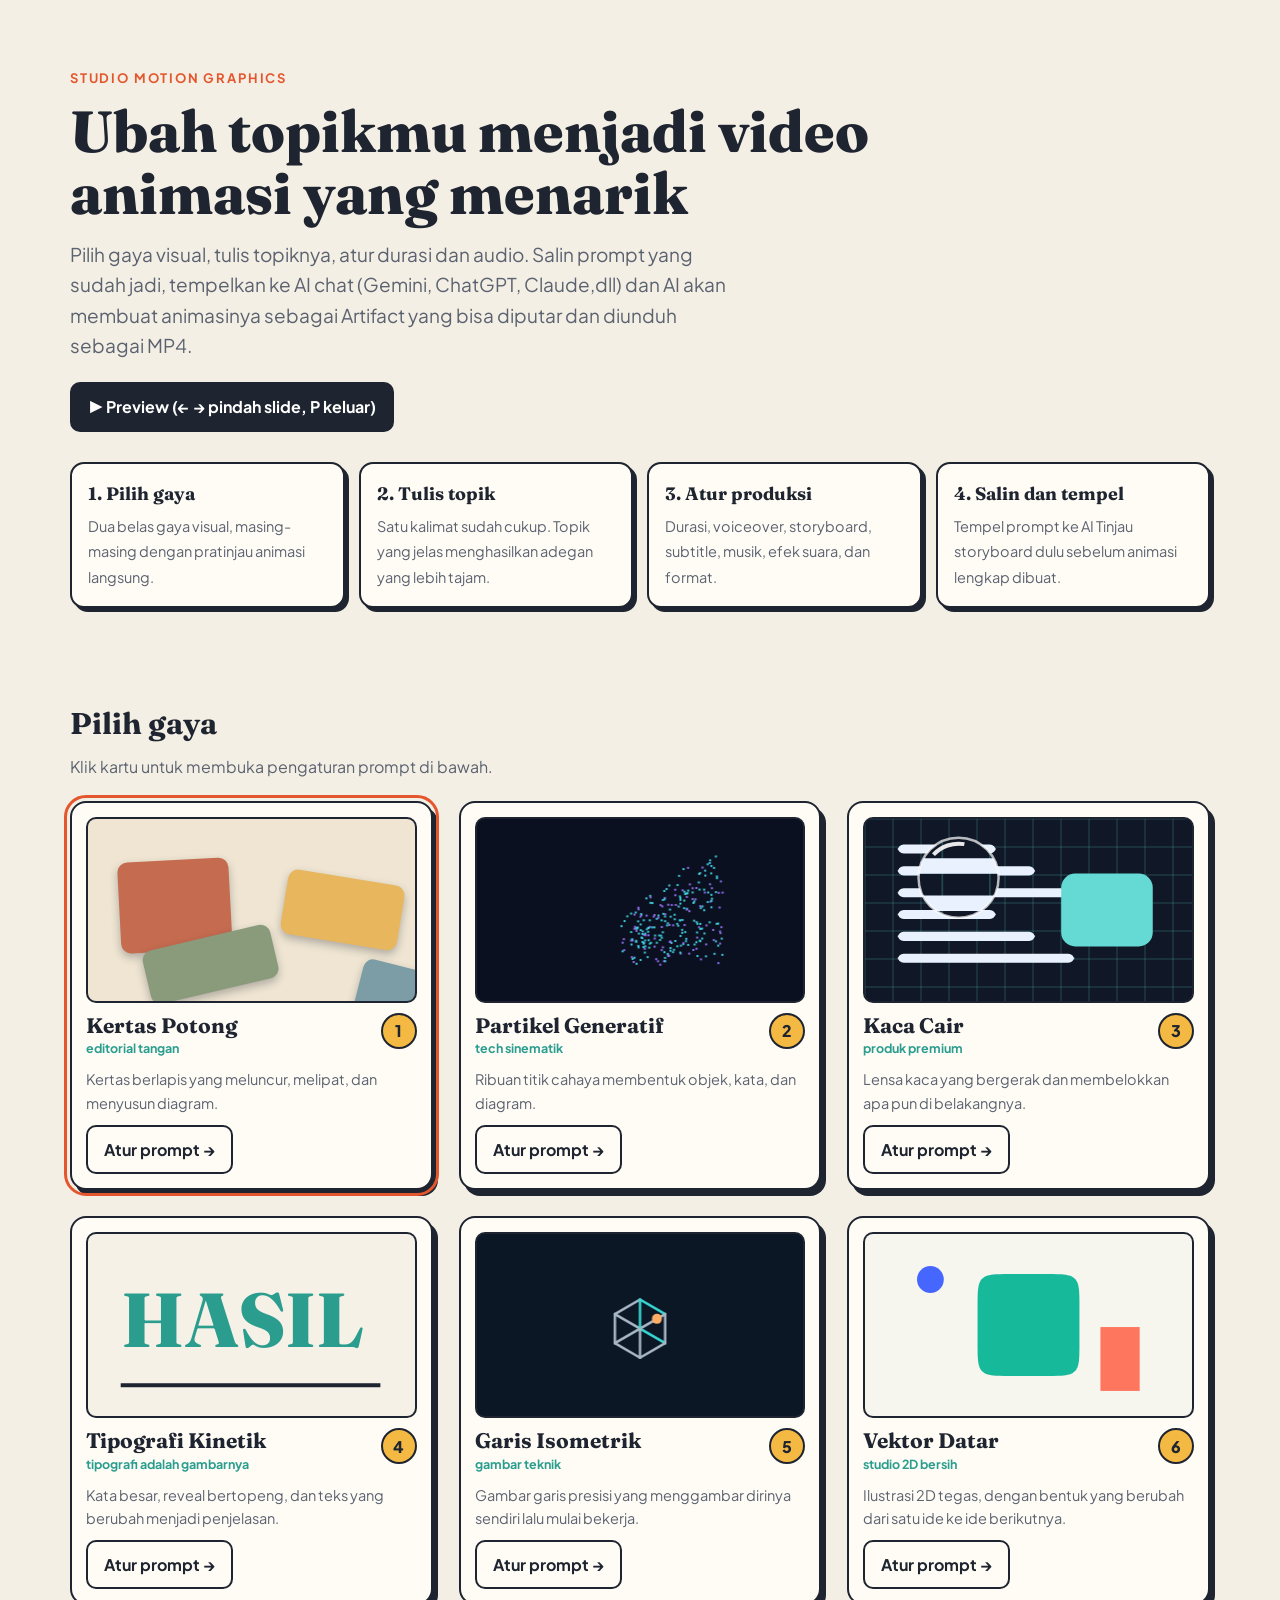
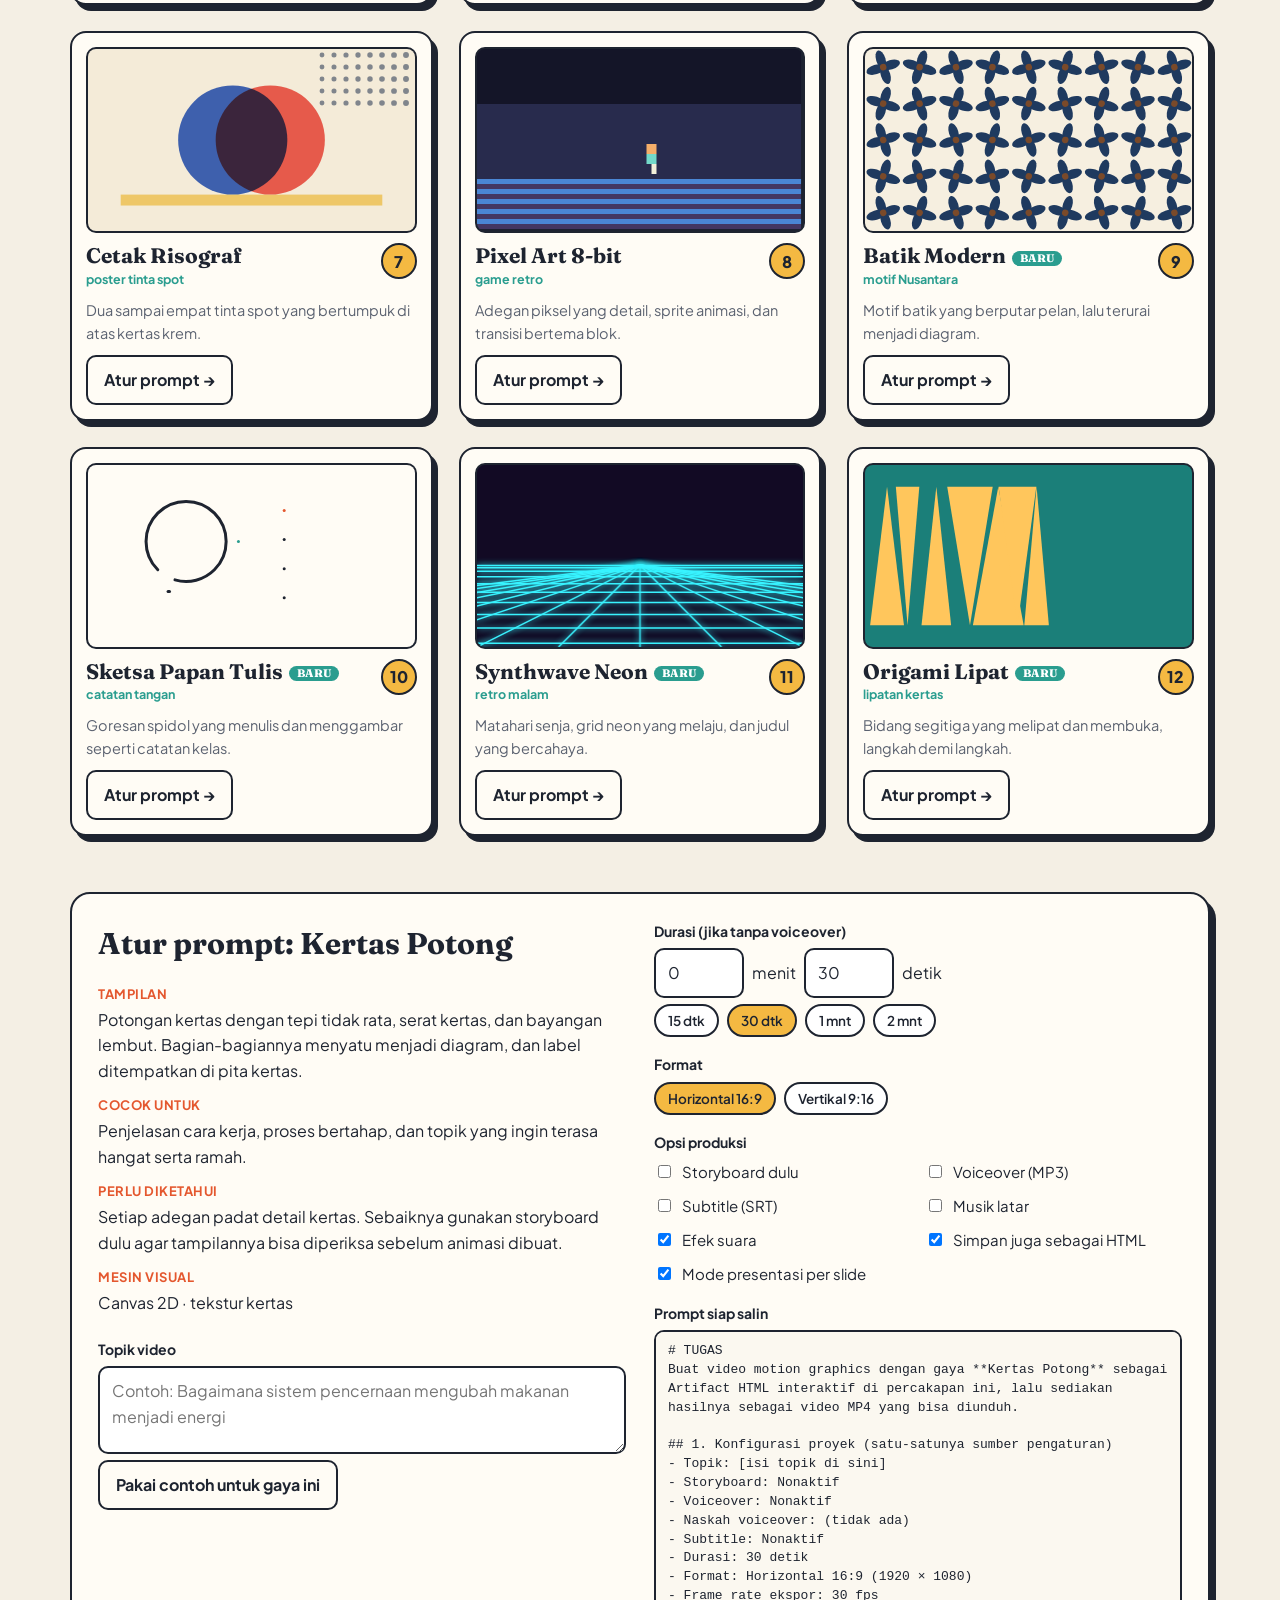
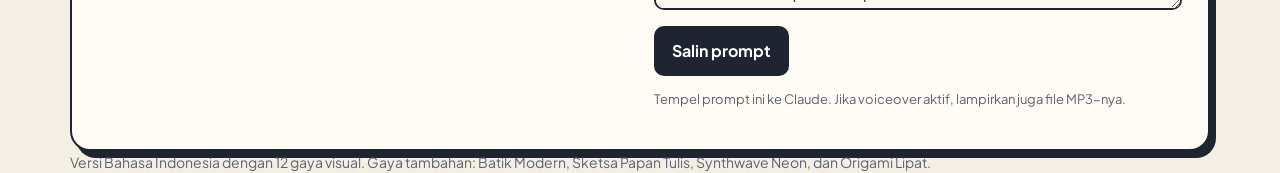
<file: studio-motion/index.html>
<!doctype html>
<html lang="id">
<head>
<meta charset="utf-8">
<meta name="viewport" content="width=device-width,initial-scale=1">
<title>Studio Motion Graphics</title>
<link rel="preconnect" href="https://fonts.googleapis.com">
<link href="https://fonts.googleapis.com/css2?family=Fraunces:opsz,wght@9..144,600;9..144,800&family=Plus+Jakarta+Sans:wght@400;600;700&display=swap" rel="stylesheet">
<style>
:root{--bg:#F4EFE4;--paper:#FFFCF5;--ink:#1E2430;--mute:#5B6270;--acc:#E4572E;--teal:#2A9D8F;--gold:#F4B942}
*{box-sizing:border-box}
html{scroll-behavior:smooth}
body{margin:0;background:var(--bg);color:var(--ink);font-family:'Plus Jakarta Sans',system-ui,sans-serif;font-size:16px;line-height:1.6}
.wrap{max-width:1180px;margin:0 auto;padding:0 20px}
header.hero{padding:64px 0 36px}
.kicker{font-weight:700;letter-spacing:.14em;text-transform:uppercase;font-size:13px;color:var(--acc)}
h1{font-family:'Fraunces',Georgia,serif;font-size:clamp(34px,5vw,58px);line-height:1.08;margin:10px 0 14px;font-weight:800;max-width:820px}
.lead{font-size:19px;color:var(--mute);max-width:680px;margin:0}
.steps{display:grid;grid-template-columns:repeat(auto-fit,minmax(200px,1fr));gap:14px;margin:30px 0 0;padding:0;list-style:none}
.steps li{background:var(--paper);border:2px solid var(--ink);border-radius:14px;padding:16px;box-shadow:4px 4px 0 var(--ink)}
.steps b{display:block;font-family:'Fraunces',serif;font-size:18px;margin-bottom:4px}
.steps span{font-size:14.5px;color:var(--mute)}
h2{font-family:'Fraunces',serif;font-size:30px;margin:56px 0 6px}
.sub-h{color:var(--mute);margin:0 0 22px}
.gallery{display:grid;grid-template-columns:repeat(auto-fill,minmax(270px,1fr));gap:26px}
.card{background:var(--paper);border:2px solid var(--ink);border-radius:16px;padding:14px;box-shadow:5px 6px 0 var(--ink);display:flex;flex-direction:column;gap:10px;cursor:pointer;transition:transform .2s}
.card:hover{transform:translate(-2px,-3px)}
.card:focus-visible{outline:3px solid var(--teal);outline-offset:3px}
.card.on{outline:3px solid var(--acc);outline-offset:3px}
.card canvas{width:100%;aspect-ratio:16/9;border-radius:10px;border:2px solid var(--ink);background:#1d2230;display:block}
.card-head{display:flex;justify-content:space-between;align-items:flex-start;gap:8px}
.card h3{font-family:'Fraunces',serif;font-size:21px;margin:0;line-height:1.2}
.tag{font-size:12.5px;color:var(--teal);font-weight:700}
.card p{margin:0;font-size:14.5px;color:var(--mute);flex:1}
.num{flex:0 0 36px;height:36px;border-radius:50%;border:2px solid var(--ink);display:grid;place-items:center;font-weight:800;background:var(--gold)}
.new{display:inline-block;margin-left:6px;font-size:11px;font-weight:800;background:var(--teal);color:#fff;border-radius:999px;padding:1px 8px;vertical-align:middle}
button{font:inherit;cursor:pointer}
.btn{background:var(--ink);color:#fff;border:2px solid var(--ink);border-radius:10px;padding:10px 16px;font-weight:700}
.btn:hover{background:#333b4d}
.btn.ghost{background:transparent;color:var(--ink)}
.btn.ghost:hover{background:#ECE5D4}
.btn.ok{background:var(--teal);border-color:var(--teal)}
.builder{margin-top:56px;background:var(--paper);border:2px solid var(--ink);border-radius:20px;padding:26px;box-shadow:6px 7px 0 var(--ink);display:grid;grid-template-columns:1fr 1fr;gap:28px;scroll-margin-top:20px}
@media(max-width:820px){.builder{grid-template-columns:1fr}}
.field{display:flex;flex-direction:column;gap:6px;margin-bottom:16px}
.lbl{font-weight:700;font-size:14px}
textarea,input[type=number]{font:inherit;border:2px solid var(--ink);border-radius:10px;padding:10px 12px;background:#fff;color:var(--ink);width:100%}
input[type=number]{width:90px}
textarea{min-height:88px;resize:vertical}
textarea.out{min-height:280px;font-size:13px;font-family:ui-monospace,Menlo,Consolas,monospace;background:#FBF8F0;line-height:1.45}
.toggles{display:grid;grid-template-columns:1fr 1fr;gap:10px 14px}
.toggles label{display:flex;gap:8px;align-items:center;font-size:15px;cursor:pointer}
.toggles input:disabled + span{opacity:.4}
.row{display:flex;gap:8px;align-items:center;flex-wrap:wrap}
.chip{border:2px solid var(--ink);border-radius:999px;padding:4px 12px;background:#fff;font-size:13.5px;font-weight:600;color:var(--ink)}
.chip.on{background:var(--gold)}
.info dt{font-weight:700;margin-top:12px;font-size:13px;letter-spacing:.04em;text-transform:uppercase;color:var(--acc)}
.info dd{margin:2px 0 0}
.hint{font-size:13px;color:var(--mute)}
.err{color:#B3261E;font-size:13.5px;font-weight:700}
.hidden{display:none!important}
footer{padding:40px 0 60px;color:var(--mute);font-size:14px}
body.presenting{background:#000}
body.presenting .wrap{display:none!important}
#stage{position:fixed;inset:0;background:#000;display:grid;place-items:center;z-index:100}
#stage canvas{width:min(100vw,177.78vh);height:min(100vh,56.25vw);display:block}
</style>
</head>
<body>
<div class="wrap">

<header class="hero">
  <span class="kicker">Studio Motion Graphics</span>
  <h1>Ubah topikmu menjadi video animasi yang menarik</h1>
  <p class="lead">Pilih gaya visual, tulis topiknya, atur durasi dan audio. Salin prompt yang sudah jadi, tempelkan ke AI chat (Gemini, ChatGPT, Claude,dll) dan AI akan membuat animasinya sebagai Artifact yang bisa diputar dan diunduh sebagai MP4.</p>
  <div class="row" style="margin-top:22px"><button class="btn" id="present" type="button">▶ Preview (← → pindah slide, P keluar)</button></div>
  <ol class="steps">
    <li><b>1. Pilih gaya</b><span>Dua belas gaya visual, masing-masing dengan pratinjau animasi langsung.</span></li>
    <li><b>2. Tulis topik</b><span>Satu kalimat sudah cukup. Topik yang jelas menghasilkan adegan yang lebih tajam.</span></li>
    <li><b>3. Atur produksi</b><span>Durasi, voiceover, storyboard, subtitle, musik, efek suara, dan format.</span></li>
    <li><b>4. Salin dan tempel</b><span>Tempel prompt ke AI Tinjau storyboard dulu sebelum animasi lengkap dibuat.</span></li>
  </ol>
</header>

<h2>Pilih gaya</h2>
<p class="sub-h">Klik kartu untuk membuka pengaturan prompt di bawah.</p>
<section class="gallery" id="gallery" aria-label="Daftar gaya visual"></section>

<section class="builder" id="builder" aria-labelledby="bh">
  <div>
    <h2 id="bh" style="margin-top:0">Atur prompt: <span id="sname"></span></h2>
    <dl class="info">
      <dt>Tampilan</dt><dd id="looks"></dd>
      <dt>Cocok untuk</dt><dd id="best"></dd>
      <dt>Perlu diketahui</dt><dd id="know"></dd>
      <dt>Mesin visual</dt><dd id="engine"></dd>
    </dl>
    <div class="field" style="margin-top:22px">
      <label class="lbl" for="topic">Topik video</label>
      <textarea id="topic" placeholder="Contoh: Bagaimana sistem pencernaan mengubah makanan menjadi energi"></textarea>
      <span class="err hidden" id="terr">Tulis topik dulu. Satu kalimat sudah cukup.</span>
      <div class="row"><button class="btn ghost" id="ex" type="button">Pakai contoh untuk gaya ini</button></div>
    </div>
    <div class="field hidden" id="scriptWrap">
      <label class="lbl" for="script">Naskah voiceover <span class="hint">(opsional)</span></label>
      <textarea id="script" placeholder="Tempel naskah jika ada, agar animasi bisa disesuaikan dengan ucapan."></textarea>
    </div>
  </div>

  <div>
    <div class="field">
      <span class="lbl">Durasi (jika tanpa voiceover)</span>
      <div class="row">
        <input id="min" type="number" min="0" max="10" value="0" aria-label="Menit"> menit
        <input id="sec" type="number" min="0" max="59" value="30" aria-label="Detik"> detik
      </div>
      <div class="row">
        <button type="button" class="chip" data-p="15">15 dtk</button>
        <button type="button" class="chip" data-p="30">30 dtk</button>
        <button type="button" class="chip" data-p="60">1 mnt</button>
        <button type="button" class="chip" data-p="120">2 mnt</button>
      </div>
      <span class="err hidden" id="derr">Durasi harus antara 5 detik dan 10 menit.</span>
    </div>

    <div class="field">
      <span class="lbl">Format</span>
      <div class="row">
        <button type="button" class="chip on" data-f="h">Horizontal 16:9</button>
        <button type="button" class="chip" data-f="v">Vertikal 9:16</button>
      </div>
    </div>

    <div class="field">
      <span class="lbl">Opsi produksi</span>
      <div class="toggles">
        <label><input type="checkbox" id="sb"><span>Storyboard dulu</span></label>
        <label><input type="checkbox" id="vo"><span>Voiceover (MP3)</span></label>
        <label><input type="checkbox" id="sub"><span>Subtitle (SRT)</span></label>
        <label><input type="checkbox" id="music"><span>Musik latar</span></label>
        <label><input type="checkbox" id="sfx" checked><span>Efek suara</span></label>
        <label><input type="checkbox" id="html" checked><span>Simpan juga sebagai HTML</span></label>
        <label><input type="checkbox" id="slides" checked><span>Mode presentasi per slide</span></label>
      </div>
    </div>

    <div class="field">
      <label class="lbl" for="out">Prompt siap salin</label>
      <textarea class="out" id="out" readonly></textarea>
    </div>
    <div class="row">
      <button class="btn" id="copy" type="button">Salin prompt</button>
      <span class="hint" id="cstat"></span>
    </div>
    <p class="hint">Tempel prompt ini ke Claude. Jika voiceover aktif, lampirkan juga file MP3-nya.</p>
  </div>
</section>

</div>

<footer class="wrap">
  Versi Bahasa Indonesia dengan 12 gaya visual. Gaya tambahan: Batik Modern, Sketsa Papan Tulis, Synthwave Neon, dan Origami Lipat.
</footer>

<div id="stage" class="hidden" aria-label="Tayangan presentasi"><canvas id="stageCv"></canvas></div>

<script>
const $ = id => document.getElementById(id);
const TAU = Math.PI * 2;
const clamp = x => Math.max(0, Math.min(1, x));
const eo = x => 1 - Math.pow(1 - clamp(x), 3);
const eio = x => { x = clamp(x); return x < .5 ? 4*x*x*x : 1 - Math.pow(-2*x + 2, 3) / 2; };
const lp = (a, b, k) => a + (b - a) * k;
const cyc = (t, d) => (t % d) / d;
const rnd = i => { const x = Math.sin(i * 127.1 + 311.7) * 43758.5453; return x - Math.floor(x); };
function fill(c, w, h, col) { c.fillStyle = col; c.fillRect(0, 0, w, h); }
function rr(c, x, y, w, h, r) {
  c.beginPath(); c.moveTo(x + r, y); c.arcTo(x + w, y, x + w, y + h, r);
  c.arcTo(x + w, y + h, x, y + h, r); c.arcTo(x, y + h, x, y, r); c.arcTo(x, y, x + w, y, r); c.closePath();
}

/* ---------- pratinjau: satu fungsi gambar per gaya ---------- */
function kertas(c, w, h, t) {
  fill(c, w, h, '#EFE5D2');
  const p = cyc(t, 5), cols = ['#C56B50', '#E8B65C', '#8A9B7C', '#7C9DA5'];
  const pcs = [[.12,.2,.34,.5],[.52,.14,.36,.36],[.3,.55,.4,.3],[.7,.56,.22,.3]];
  pcs.forEach((q, i) => {
    const e = eio(p * 1.6 - i * .18);
    c.save();
    c.translate(q[0]*w + (1-e) * (i % 2 ? w*.15 : -w*.15), q[1]*h + (1-e) * h*.2);
    c.rotate((1-e) * (i % 2 ? .25 : -.25));
    c.shadowColor = 'rgba(30,36,48,.3)'; c.shadowBlur = 8; c.shadowOffsetY = 4;
    c.fillStyle = cols[i]; rr(c, 0, 0, q[2]*w, q[3]*h, 10); c.fill();
    c.restore();
  });
}
function partikel(c, w, h, t) {
  fill(c, w, h, '#0B1020');
  const u = cyc(t, 4), ph = u < .5 ? eio(u * 2) : eio((1 - u) * 2);
  for (let i = 0; i < 260; i++) {
    const a = rnd(i) * TAU, rad = Math.sqrt(rnd(i + 999));
    const x1 = w*.3 + Math.cos(a) * rad * h*.28, y1 = h*.5 + Math.sin(a) * rad * h*.28;
    const k = i % 5, gx = w*.55 + k * w*.08 + rnd(i + 3) * w*.05;
    const gy = h*.85 - rnd(i + 7) * h * (.3 + .12 * k);
    c.fillStyle = i % 3 ? 'rgba(68,220,235,.9)' : 'rgba(155,120,255,.9)';
    c.fillRect(lp(x1, gx, ph), lp(y1, gy, ph), 2, 2);
  }
}
function baseKaca(c, w, h) {
  fill(c, w, h, '#101827');
  c.strokeStyle = 'rgba(101,217,211,.25)'; c.lineWidth = 1;
  for (let x = 0; x < w; x += 28) { c.beginPath(); c.moveTo(x, 0); c.lineTo(x, h); c.stroke(); }
  for (let y = 0; y < h; y += 28) { c.beginPath(); c.moveTo(0, y); c.lineTo(w, y); c.stroke(); }
  c.fillStyle = '#E9F1FF';
  for (let k = 0; k < 6; k++) { rr(c, w*.1, h*(.14 + k*.12), w*(.3 + (k%3)*.12), h*.05, 6); c.fill(); }
  c.fillStyle = '#65D9D3'; rr(c, w*.6, h*.3, w*.28, h*.4, 14); c.fill();
}
function kaca(c, w, h, t) {
  baseKaca(c, w, h);
  const cx = w*.5 + Math.cos(t*.9) * w*.22, cy = h*.5 + Math.sin(t*1.3) * h*.18, R = Math.min(w, h) * .22;
  c.save(); c.beginPath(); c.arc(cx, cy, R, 0, TAU); c.clip();
  c.translate(cx, cy); c.scale(1.7, 1.7); c.translate(-cx, -cy);
  baseKaca(c, w, h);
  c.restore();
  c.save();
  c.beginPath(); c.arc(cx, cy, R, 0, TAU); c.strokeStyle = 'rgba(255,255,255,.7)'; c.lineWidth = 2.5; c.stroke();
  c.beginPath(); c.arc(cx, cy, R - 6, -2.4, -1.4); c.strokeStyle = 'rgba(255,255,255,.9)'; c.lineWidth = 4; c.stroke();
  c.restore();
}
function tipografi(c, w, h, t) {
  fill(c, w, h, '#F6F1E7');
  const words = ['IDE', 'ALUR', 'HASIL'], col = ['#1E2430', '#E4572E', '#2A9D8F'];
  const i = Math.floor(t / 1.8) % 3, p = eio((t % 1.8) / 1.2);
  c.font = `800 ${h*.42}px Fraunces, Georgia, serif`; c.textBaseline = 'middle';
  c.fillStyle = col[i];
  c.save(); c.beginPath(); c.rect(0, 0, w*p, h); c.clip();
  c.fillText(words[i], w*.1, h*.5);
  c.restore();
  c.fillStyle = '#1E2430'; c.fillRect(w*.1, h*.82, w*.8*p, 4);
}
function isometrik(c, w, h, t) {
  fill(c, w, h, '#0C1726');
  const s = Math.min(w, h) * .16, ox = w*.5, oy = h*.52, cs = Math.cos(Math.PI/6), sn = Math.sin(Math.PI/6);
  const P = (x, y, z) => [ox + (x - y) * cs * s, oy + (x + y) * sn * s - z * s];
  const V = [[0,0,0],[1,0,0],[1,1,0],[0,1,0],[0,0,1],[1,0,1],[1,1,1],[0,1,1]];
  const E = [[0,1],[1,2],[2,3],[3,0],[4,5],[5,6],[6,7],[7,4],[0,4],[1,5],[2,6],[3,7]];
  const p = eio((t % 6) / 3), n = Math.floor(p * E.length), frac = p * E.length - n;
  c.lineWidth = 2.5; c.lineCap = 'round';
  E.forEach((e, i) => {
    if (i > n) return;
    const a = P(...V[e[0]]), b = P(...V[e[1]]), k = i < n ? 1 : frac;
    c.beginPath(); c.moveTo(a[0], a[1]); c.lineTo(lp(a[0], b[0], k), lp(a[1], b[1], k));
    c.strokeStyle = i % 4 === 0 ? '#38D8D2' : '#A8B8C6'; c.stroke();
  });
  const seg = ((t * .6) % 1) * 4, si = Math.floor(seg), sf = seg - si;
  const pts = [[0,0,1],[1,0,1],[1,1,1],[0,1,1],[0,0,1]], A = pts[si], B = pts[si + 1];
  const X = P(lp(A[0], B[0], sf), lp(A[1], B[1], sf), 1);
  c.fillStyle = '#FFAF65'; c.beginPath(); c.arc(X[0], X[1], 5, 0, TAU); c.fill();
}
function vektor(c, w, h, t) {
  fill(c, w, h, '#F6F5EE');
  const m = (1 - Math.cos(t * 1.3)) / 2, n = lp(2, 9, m), R = Math.min(w, h) * .28;
  c.beginPath();
  for (let i = 0; i <= 96; i++) {
    const a = i / 96 * TAU, cs = Math.cos(a), sn = Math.sin(a);
    const x = R * Math.sign(cs) * Math.pow(Math.abs(cs), 2/n), y = R * Math.sign(sn) * Math.pow(Math.abs(sn), 2/n);
    i ? c.lineTo(w*.5 + x, h*.5 + y) : c.moveTo(w*.5 + x, h*.5 + y);
  }
  c.closePath(); c.fillStyle = '#16B99A'; c.fill();
  c.fillStyle = '#4667FF'; c.beginPath(); c.arc(w*.2, h*.25, h*.06 * (1 + m*.3), 0, TAU); c.fill();
  c.fillStyle = '#FF765E'; c.fillRect(w*.72, h*.7 - m*h*.25, w*.12, h*.25 * (1 + m) * .8);
}
function riso(c, w, h, t) {
  fill(c, w, h, '#F4EBD8');
  c.globalCompositeOperation = 'multiply';
  const dx = Math.sin(t * 1.2) * w * .04;
  c.fillStyle = 'rgba(49,91,201,.92)'; c.beginPath(); c.arc(w*.42 + dx, h*.5, h*.3, 0, TAU); c.fill();
  c.fillStyle = 'rgba(239,81,70,.9)'; c.beginPath(); c.arc(w*.58 - dx, h*.5, h*.3, 0, TAU); c.fill();
  c.fillStyle = 'rgba(248,212,109,.9)'; c.fillRect(w*.1, h*.8, w*.8, h*.06);
  c.globalCompositeOperation = 'source-over';
  c.fillStyle = 'rgba(32,49,79,.55)';
  for (let y = 6; y < h*.3; y += 12) for (let x = 6; x < w; x += 12) {
    if (x > w*.7) { c.beginPath(); c.arc(x, y, 1 + 2*(x/w), 0, TAU); c.fill(); }
  }
}
function pixel(c, w, h, t) {
  const ps = Math.max(4, Math.round(h / 40)), cols = Math.floor(w / ps), rows = Math.floor(h / ps);
  const gy = Math.floor(rows * .7) - 1;
  for (let y = 0; y < rows; y++) for (let x = 0; x < cols; x++) {
    c.fillStyle = y < rows*.3 ? '#141528' : y < rows*.7 ? '#282B4D' : (y % 2 ? '#433762' : '#4A86D4');
    c.fillRect(x*ps, y*ps, ps, ps);
  }
  const steps = cols - 6, sx = Math.floor((t * 4) % steps) + 1, leg = Math.floor(t * 8) % 2;
  const px = (x, y, col) => { c.fillStyle = col; c.fillRect((sx + x) * ps, (gy - y) * ps, ps, ps); };
  [[0,4],[1,4],[0,5],[1,5]].forEach(([x,y]) => px(x, y, '#F5AE69'));
  [[0,2],[1,2],[0,3],[1,3]].forEach(([x,y]) => px(x, y, '#73D9C9'));
  [[leg ? 0 : 1, 0],[leg ? 0 : 1, 1]].forEach(([x,y]) => px(x, y, '#F2F0DA'));
}
function batik(c, w, h, t) {
  fill(c, w, h, '#F6EFE0');
  const s = Math.max(26, h * .2), ang = Math.sin(t * .8) * .35;
  for (let y = -s; y < h + s; y += s) for (let x = -s; x < w + s; x += s) {
    const par = (Math.round(x/s) + Math.round(y/s)) % 2 ? 1 : -1;
    c.save(); c.translate(x + s/2, y + s/2); c.rotate(ang * par);
    for (let k = 0; k < 4; k++) {
      c.save(); c.rotate(k * Math.PI / 2);
      c.fillStyle = '#1F3A5F'; c.beginPath(); c.ellipse(0, -s*.22, s*.13, s*.26, 0, 0, TAU); c.fill();
      c.restore();
    }
    c.fillStyle = '#7A4A2A'; c.beginPath(); c.arc(0, 0, s*.09, 0, TAU); c.fill();
    c.restore();
  }
}
function sketsa(c, w, h, t) {
  fill(c, w, h, '#FFFCF5');
  const p = cyc(t, 7);
  c.lineWidth = 3; c.lineCap = 'round'; c.lineJoin = 'round'; c.strokeStyle = '#1E2430';
  const bx = w*.3, by = h*.42, br = h*.22;
  c.beginPath(); c.arc(bx, by, br, Math.PI*.75, Math.PI*.75 + eio(p * 2.2) * TAU * .92); c.stroke();
  const pl = eio((p - .35) * 2.5);
  c.beginPath(); c.moveTo(bx - br*.45, by + br + 10); c.lineTo(lp(bx - br*.45, bx + br*.45, pl), by + br + 10); c.stroke();
  for (let k = 0; k < 4; k++) {
    const pk = eio((p - .5 - k*.1) * 3), yy = h * (.25 + k*.16);
    c.strokeStyle = k === 0 ? '#E4572E' : '#1E2430';
    c.beginPath(); c.moveTo(w*.6, yy); c.lineTo(lp(w*.6, w*.9, pk), yy); c.stroke();
  }
  const pa = eio((p - .8) * 5);
  c.strokeStyle = '#2A9D8F';
  c.beginPath(); c.moveTo(w*.46, by); c.lineTo(lp(w*.46, w*.52, pa), by); c.stroke();
}
function synth(c, w, h, t) {
  const hz = h * .55;
  const g = c.createLinearGradient(0, 0, 0, hz); g.addColorStop(0, '#2B0B3F'); g.addColorStop(1, '#FF5E8A');
  c.fillStyle = g; c.fillRect(0, 0, w, hz);
  c.save(); c.beginPath(); c.arc(w*.5, hz, h*.26, Math.PI, 0); c.clip();
  const sg = c.createLinearGradient(0, hz - h*.26, 0, hz); sg.addColorStop(0, '#FFD166'); sg.addColorStop(1, '#FF5E8A');
  c.fillStyle = sg; c.fillRect(w*.2, hz - h*.3, w*.6, h*.3);
  c.fillStyle = '#2B0B3F';
  for (let i = 0; i < 4; i++) c.fillRect(0, hz - h*.12 + i*h*.04, w, h*.01 + i*h*.005);
  c.restore();
  fill(c, w, h, '#120A24'); c.fillStyle = '#120A24'; c.fillRect(0, hz, w, h - hz);
  c.strokeStyle = '#39F3FF'; c.lineWidth = 1.5; c.shadowColor = '#39F3FF'; c.shadowBlur = 6;
  for (let i = 0; i < 10; i++) {
    const z = (i + (t * .8) % 1) / 10, y = hz + (h - hz) * z * z;
    c.beginPath(); c.moveTo(0, y); c.lineTo(w, y); c.stroke();
  }
  for (let i = -8; i <= 8; i++) { c.beginPath(); c.moveTo(w*.5, hz); c.lineTo(w*.5 + i*w*.25, h); c.stroke(); }
  c.shadowBlur = 0;
}
function origami(c, w, h, t) {
  fill(c, w, h, '#1B7F79');
  const n = 7, tw = w / n * 1.1, hh = h * .38;
  for (let i = 0; i < n; i++) {
    const sc = Math.cos(Math.sin(t * 1.4 + i * .6) * 1.1);
    c.save(); c.translate(i * tw * .5 + tw * .1, h * .5); c.scale(sc, 1);
    c.fillStyle = sc > 0 ? '#FFC65C' : '#F47E74';
    c.beginPath();
    if (i % 2) { c.moveTo(0, -hh); c.lineTo(tw, -hh); c.lineTo(tw/2, hh); }
    else { c.moveTo(0, hh); c.lineTo(tw, hh); c.lineTo(tw/2, -hh); }
    c.closePath(); c.fill(); c.restore();
  }
}

/* ---------- data gaya ---------- */
const STYLES = [
  { name:'Kertas Potong', sub:'editorial tangan', engine:'Canvas 2D · tekstur kertas', draw:kertas,
    teaser:'Kertas berlapis yang meluncur, melipat, dan menyusun diagram.',
    looks:'Potongan kertas dengan tepi tidak rata, serat kertas, dan bayangan lembut. Bagian-bagiannya menyatu menjadi diagram, dan label ditempatkan di pita kertas.',
    best:'Penjelasan cara kerja, proses bertahap, dan topik yang ingin terasa hangat serta ramah.',
    know:'Setiap adegan padat detail kertas. Sebaiknya gunakan storyboard dulu agar tampilannya bisa diperiksa sebelum animasi dibuat.',
    ex:'Jelaskan bagaimana tanaman mengubah cahaya matahari, air, dan karbon dioksida menjadi energi, serta mengapa proses ini penting bagi makhluk hidup lain.',
    brief:'Gaya kolase kertas buatan tangan dengan lapisan krem, terakota, mustard, sage, dan biru abu. Setiap bagian punya tepi tidak rata, bayangan lembut, dan bergerak dengan sedikit gerakan stop-motion.' },
  { name:'Partikel Generatif', sub:'tech sinematik', engine:'Point cloud · shader', draw:partikel,
    teaser:'Ribuan titik cahaya membentuk objek, kata, dan diagram.',
    looks:'Latar navy gelap. Partikel berkumpul menjadi bentuk, mengalir di antara bagian diagram, lalu terurai dan menyusun ulang untuk ide berikutnya. Label tetap tajam.',
    best:'Perbandingan produk, peluncuran aplikasi, dan topik AI serta perangkat lunak.',
    know:'Jika topik menyebut produk nyata, Claude diminta memakai logo resminya. Jika logo tidak bisa diambil, akan disediakan tombol unggah, bukan gambar palsu.',
    ex:'Bandingkan dua aplikasi pengelola keuangan pribadi: fitur utama, cara mencatat pengeluaran, dan pertimbangan memilih yang sesuai kebutuhan.',
    brief:'Latar navy gelap. Partikel cyan dan violet berkumpul menjadi bentuk, mengalir di antara bagian diagram, lalu menyusun ulang untuk ide berikutnya. Label dibuat tajam dan mudah dibaca.' },
  { name:'Kaca Cair', sub:'produk premium', engine:'Shader refraksi WebGL', draw:kaca,
    teaser:'Lensa kaca yang bergerak dan membelokkan apa pun di belakangnya.',
    looks:'Bentuk kaca transparan bergerak di atas antarmuka gelap. Lensa memperbesar dan membelokkan isi di bawahnya, menyatu dan berpisah, dengan kilau di tepinya.',
    best:'Walkthrough aplikasi, alur SaaS, dan apa pun yang memiliki antarmuka untuk ditunjukkan.',
    know:'Ini gaya paling berat untuk dirender. Ekspor di Chrome pada komputer yang cukup cepat agar MP4 berjalan lancar.',
    ex:'Tunjukkan alur pembuatan formulir pendaftaran online: dari desain, pengisian data, validasi, sampai data tersimpan dan notifikasi terkirim.',
    brief:'Kaca transparan yang membelokkan latar bergaris dan kartu antarmuka. Gunakan pantulan tepi, dispersi warna tipis, serta kaca yang menyatu dan berpisah. Teks tetap tajam di atas kaca.' },
  { name:'Tipografi Kinetik', sub:'tipografi adalah gambarnya', engine:'Canvas 2D · mesin teks', draw:tipografi,
    teaser:'Kata besar, reveal bertopeng, dan teks yang berubah menjadi penjelasan.',
    looks:'Kata-kata besar terpotong di tepi bingkai. Baris muncul lewat topeng, lalu tersusun ulang menjadi daftar, perbandingan, atau diagram.',
    best:'Tips, kerangka kerja, perbandingan sebelum dan sesudah, serta hook konten.',
    know:'Kata-kata membawa ceritanya. Batasi topik pada satu ide utama dan jaga narasi tetap ringkas agar teks di layar mudah dibaca.',
    ex:'Jelaskan mengapa prompt yang samar sering menghasilkan jawaban generik, dan bagaimana memperbaikinya dengan tujuan, konteks, batasan, serta contoh.',
    brief:'Tipografi besar yang terpotong di tepi bingkai. Kata muncul lewat topeng lalu tersusun ulang menjadi daftar, perbandingan, atau diagram. Palet tinta gelap, off-white, dan dua aksen cerah.' },
  { name:'Garis Isometrik', sub:'gambar teknik', engine:'Ortografik · geometri garis', draw:isometrik,
    teaser:'Gambar garis presisi yang menggambar dirinya sendiri lalu mulai bekerja.',
    looks:'Bangunan, mesin, dan rute isometrik menggambar diri garis demi garis di atas kanvas gelap. Lalu bagian-bagiannya bergerak: paket berjalan di jalurnya dan kendaraan melaju.',
    best:'Sistem, pipeline, logistik, arsitektur, dan apa pun yang memiliki alur fisik.',
    know:'Topik abstrak tetap bisa, tetapi Claude akan mengubahnya menjadi struktur dan jalur. Semakin fisik prosesnya, semakin bagus hasilnya.',
    ex:'Jelaskan perjalanan pesanan online dari checkout sampai diterima: pembayaran disetujui, stok dialokasikan, barang dikemas, dikirim kurir, dan status pelacakan diperbarui.',
    brief:'Ilustrasi isometrik di latar gelap. Garis menggambar dirinya sendiri, lalu bagian-bagian bergerak. Paket atau kendaraan berjalan di sepanjang jalur. Garis tipis untuk detail dan garis tebal untuk siluet.' },
  { name:'Vektor Datar', sub:'studio 2D bersih', engine:'Path SVG · morphing bentuk', draw:vektor,
    teaser:'Ilustrasi 2D tegas, dengan bentuk yang berubah dari satu ide ke ide berikutnya.',
    looks:'Warna solid, bentuk tegas, dan morph yang halus. Objek punya potongan detail, kabel atau panah menunjukkan aliran, dan callout bernomor memandu langkah demi langkah.',
    best:'Sains, energi, kesehatan, dan topik sehari-hari yang menjelaskan cara kerja sesuatu.',
    know:'Ini pilihan paling aman untuk hampir semua topik. Jika belum yakin gaya apa yang cocok, mulai dari sini.',
    ex:'Jelaskan bagaimana panel surya mengubah cahaya matahari menjadi listrik untuk rumah, termasuk peran inverter dan baterai.',
    brief:'Warna solid, bentuk tegas, dan morph halus antarbentuk. Potongan detail di dalam objek, kabel dan panah yang menunjukkan aliran, serta callout bernomor untuk langkah-langkah.' },
  { name:'Cetak Risograf', sub:'poster tinta spot', engine:'Multiply · pola halftone', draw:riso,
    teaser:'Dua sampai empat tinta spot yang bertumpuk di atas kertas krem.',
    looks:'Bentuk-bentuk tinta biru, merah, dan kuning bertumpuk seperti poster cetak. Ada offset registrasi kecil dan titik-titik halftone di sudut.',
    best:'Konten edukasi dengan karakter poster, komunitas, kampanye, dan topik budaya.',
    know:'Efek cetak dibangun dari lapisan tinta terpisah, bukan filter grain. Hasilnya lebih kaya, tetapi rendering-nya lebih berat.',
    ex:'Ceritakan sejarah singkat batik sebagai teknik pewarnaan rintang, dari proses pembuatannya sampai tantangan pelestariannya hari ini.',
    brief:'Kertas krem dengan tinta biru kobalt, vermilion, dan kuning. Setiap pelat tinta punya offset registrasi kecil dan pola halftone sendiri. Tinta yang bertumpuk membentuk warna gelap.' },
  { name:'Pixel Art 8-bit', sub:'game retro', engine:'Canvas 2D · grid piksel', draw:pixel,
    teaser:'Adegan piksel yang detail, sprite animasi, dan transisi bertema blok.',
    looks:'Lanskap piksel dengan sprite yang berjalan melewati tiap tahap penjelasan. Transisi memakai blok yang menyusun dan membongkar adegan.',
    best:'Edukasi yang ramah anak muda, konten bertema gim, sejarah, dan proses bertahap.',
    know:'Piksel dipakai untuk menjelaskan, bukan hanya dekorasi. Hindari HUD atau skor palsu jika topiknya tidak berkaitan dengan gim.',
    ex:'Jelaskan siklus air di alam: penguapan, kondensasi, presipitasi, dan infiltrasi, dengan sprite yang melewati setiap tahap.',
    brief:'Piksel digambar dengan sengaja pada grid resolusi rendah dengan palet terbatas. Sprite bergerak dengan pose kunci dan timing yang jelas. Transisi memakai blok piksel.' },
  { name:'Batik Modern', sub:'motif Nusantara', engine:'Canvas 2D · pola geometris', draw:batik, isNew:true,
    teaser:'Motif batik yang berputar pelan, lalu terurai menjadi diagram.',
    looks:'Latar krem dengan motif geometris indigo dan soga. Motif berputar perlahan dan saling bertumpuk, lalu membuka ruang untuk diagram proses.',
    best:'Budaya, seni, sejarah Indonesia, pariwisata, dan konten UMKM kreatif.',
    know:'Gunakan motif sebagai bingkai atau transisi, bukan dekorasi acak. Pastikan makna motif sesuai dengan konteks topik.',
    ex:'Jelaskan proses membuat batik tulis dari pola, pemberian malam, pewarnaan, hingga pelorodan, dan mengapa setiap tahap membutuhkan waktu.',
    brief:'Latar krem dengan motif geometris indigo dan soga yang berputar pelan dan saling bertumpuk. Diagram proses muncul dari pola, lalu motif kembali sebagai penutup.' },
  { name:'Sketsa Papan Tulis', sub:'catatan tangan', engine:'Canvas 2D · goresan spidol', draw:sketsa, isNew:true,
    teaser:'Goresan spidol yang menulis dan menggambar seperti catatan kelas.',
    looks:'Kertas putih gading dengan goresan hitam dan satu warna aksen yang ditarik dari kiri ke kanan. Ikon sederhana seperti bola lampu dan panah menunjukkan ide.',
    best:'Materi kelas, ringkasan buku, cara belajar, dan konten edukasi yang ringan.',
    know:'Sangat cocok untuk durasi pendek dengan banyak poin. Teks dibuat sebagai goresan tangan, bukan dengan font.',
    ex:'Rangkum prinsip belajar aktif, yaitu latihan mengingat kembali, jarak antar sesi belajar, dan umpan balik, lengkap dengan contoh penerapannya di kelas.',
    brief:'Latar kertas putih gading dengan goresan hitam dan satu warna aksen. Goresan ditarik dari kiri ke kanan. Ikon sederhana seperti bola lampu, panah, dan tanda centang menunjukkan ide.' },
  { name:'Synthwave Neon', sub:'retro malam', engine:'Canvas 2D · grid perspektif', draw:synth, isNew:true,
    teaser:'Matahari senja, grid neon yang melaju, dan judul yang bercahaya.',
    looks:'Gradien langit ungu ke merah muda, matahari bergaris, dan grid cyan dengan perspektif yang terus bergerak ke arah penonton.',
    best:'Konten teknologi, musik, peluncuran produk, dan topik gaya hidup malam.',
    know:'Glow dan warna terang harus dijaga agar teks tetap terbaca. Gunakan secukupnya dan batasi aksen warna.',
    ex:'Bandingkan dua jenis baterai kendaraan listrik dari sisi kepadatan energi, umur pakai, dan biaya, dengan grafik yang bergerak.',
    brief:'Gradien langit ungu ke merah muda, matahari bergaris, dan grid cyan dengan perspektif yang bergerak. Glow lembut pada garis dan teks, dengan warna dibatasi pada tiga aksen.' },
  { name:'Origami Lipat', sub:'lipatan kertas', engine:'Canvas 2D · transformasi skala', draw:origami, isNew:true,
    teaser:'Bidang segitiga yang melipat dan membuka, langkah demi langkah.',
    looks:'Latar teal dengan segitiga kuning dan oranye yang melipat secara bergelombang. Setiap lipatan menandai tahap baru dalam proses.',
    best:'Panduan langkah, perbandingan, cerita proses, dan konten edukatif untuk anak-anak.',
    know:'Cocok untuk urutan langkah. Pastikan setiap lipatan punya makna, misalnya perpindahan dari satu tahap ke tahap berikutnya.',
    ex:'Jelaskan langkah menanam bibit sayur di pot: menyiapkan media, menanam, menyiram, dan memantau pertumbuhan pada minggu pertama.',
    brief:'Latar teal dengan segitiga kuning dan oranye yang melipat secara bergelombang. Setiap lipatan menandai tahap baru, dan label ditempatkan di bidang yang sedang terbuka.' }
];

/* ---------- galeri ---------- */
const gal = $('gallery');
STYLES.forEach((s, i) => {
  gal.insertAdjacentHTML('beforeend', `
    <article class="card" data-i="${i}" tabindex="0" role="button" aria-label="Pilih gaya ${s.name}">
      <canvas aria-hidden="true"></canvas>
      <div class="card-head">
        <div><h3>${s.name}${s.isNew ? '<span class="new">BARU</span>' : ''}</h3><div class="tag">${s.sub}</div></div>
        <span class="num">${i + 1}</span>
      </div>
      <p>${s.teaser}</p>
      <span class="btn ghost" style="align-self:flex-start">Atur prompt →</span>
    </article>`);
});
const cards = [...gal.querySelectorAll('canvas')].map((cv, i) => ({ cv, ctx: cv.getContext('2d'), draw: STYLES[i].draw, i }));
const dpr = Math.min(2, window.devicePixelRatio || 1);
function paint(t) {
  cards.forEach(({ cv, ctx, draw, i }) => {
    const w = cv.clientWidth, h = cv.clientHeight;
    if (!w) return;
    const W = Math.round(w * dpr), H = Math.round(h * dpr);
    if (cv.width !== W || cv.height !== H) { cv.width = W; cv.height = H; }
    ctx.setTransform(dpr, 0, 0, dpr, 0, 0);
    draw(ctx, w, h, t + i * .9);
  });
}
const reduce = matchMedia('(prefers-reduced-motion: reduce)').matches;
const t0 = performance.now();
function loop(now) {
  if (!reduce) paint((now - t0) / 1000);
  if (presenting) drawStage(now);
  requestAnimationFrame(loop);
}
requestAnimationFrame(loop);
if (reduce) paint(2);

/* ---------- pembuat prompt ---------- */
const S = { idx: 0, topic: '', min: 0, sec: 30, vo: false, sb: false, sub: false, music: false, sfx: true, html: true, slides: true, vert: false, script: '' };
const fmtDur = sec => { const m = Math.floor(sec / 60), s = sec % 60; return [m ? m + ' menit' : '', s ? s + ' detik' : ''].filter(Boolean).join(' ') || '0 detik'; };
const clampN = (v, a, b) => Math.max(a, Math.min(b, Math.floor(+v || 0)));

function buildPrompt() {
  const s = STYLES[S.idx], vo = S.vo, tot = S.min * 60 + S.sec;
  const topic = S.topic.trim() || '[isi topik di sini]';
  const script = S.script.trim().replace(/\s+/g, ' ').replace(/"/g, "'");
  const dur = vo ? 'Mengikuti durasi file voiceover yang dilampirkan' : fmtDur(tot);
  return `# TUGAS
Buat video motion graphics dengan gaya **${s.name}** sebagai Artifact HTML interaktif di percakapan ini, lalu sediakan hasilnya sebagai video MP4 yang bisa diunduh.

## 1. Konfigurasi proyek (satu-satunya sumber pengaturan)
- Topik: ${topic}
- Storyboard: ${S.sb ? 'Aktif' : 'Nonaktif'}
- Voiceover: ${vo ? 'Aktif, file MP3 dilampirkan' : 'Nonaktif'}
- Naskah voiceover: ${vo && script ? '"' + script + '"' : '(tidak ada)'}
- Subtitle: ${S.sub ? (vo ? 'Aktif, buat SRT yang selaras dengan voiceover dan tampilkan di layar' : 'Aktif, buat SRT berisi keterangan waktu dari penjelasan di layar tanpa mengarang ucapan') : 'Nonaktif'}
- Durasi: ${dur}
- Format: ${S.vert ? 'Vertikal 9:16 (1080 × 1920)' : 'Horizontal 16:9 (1920 × 1080)'}
- Frame rate ekspor: 30 fps
- Efek suara: ${S.sfx ? 'Aktif' : 'Nonaktif'}
- Musik latar: ${S.music ? 'Aktif' : 'Nonaktif'}
- Simpan sebagai HTML mandiri: ${S.html ? 'Aktif' : 'Nonaktif'}
- Mode presentasi per slide: ${S.slides ? 'Aktif' : 'Nonaktif'}
- Format file akhir: MP4${S.html ? ' dan HTML mandiri' : ''}

## 2. Karakter gaya
${s.brief}

## 3. Alur kerja
${S.sb
  ? '- Tahap 1: buat tabel adegan (waktu, informasi yang diajarkan, komposisi, gerakan, transisi, teks di layar, dan suara), lalu buat pratinjau visual yang benar-benar dirender dengan JavaScript. Berhenti dan tunggu jawaban "APPROVED" sebelum membuat animasi lengkap.'
  : '- Storyboard dilewati. Langsung buat animasi lengkap tanpa menunggu persetujuan.'}
- Setiap adegan harus mengajarkan sesuatu yang spesifik dan berguna tentang topik. Hindari sekadar menampilkan judul atau kata kunci.
- Jangan mengarang statistik, angka, spesifikasi, atau klaim. Jika data diperlukan, gunakan sumber terpercaya atau tandai sebagai ilustrasi.
- Jika topik menyebut merek atau produk nyata, gunakan logo resmi dan jangan menggambar ulang logo dari ingatan. Jika logo tidak bisa diambil, sediakan tombol unggah.
- ${vo ? 'Gunakan durasi audio voiceover sebagai acuan waktu utama. Jangan memotong atau mempercepat audio.' : 'Gunakan durasi yang ditentukan di atas. Jangan membuat narasi suara.'}
- Semua yang terlihat harus berada di dalam canvas yang direkam, bukan di overlay HTML yang hilang saat ekspor.

## 4. Pemutar
Tombol putar dan jeda, ulang, timeline yang bisa digeser, waktu saat ini dan total, serta tombol Unduh Video.${vo ? ' Tambahkan tombol unggah MP3 jika file tidak bisa diakses.' : ''}${S.sub ? ' Sediakan unduhan SRT.' : ''}

${S.slides ? `## 4a. Mode presentasi per slide
- Bagi animasi menjadi slide berurutan. Setiap slide adalah satu adegan atau satu rangkaian beat utama, dan total durasi seluruh slide sama dengan runtime proyek.
- Panah kanan: jika animasi slide saat ini belum selesai, selesaikan dulu. Jika sudah selesai, lanjut ke slide berikutnya.
- Panah kiri: kembali ke slide sebelumnya dan putar ulang slide tersebut dari awal.
- Tombol Home dan End: ke slide pertama dan terakhir. Spasi juga berfungsi sebagai maju. Klik mouse tidak mengubah slide.
- Dengan voiceover: tentukan batas waktu setiap slide dari audio, memakai transkrip atau SRT jika tersedia. Jika tidak tersedia, bagi rata dan tandai sebagai estimasi.
- Di luar mode presentasi: tampilkan menu, indikator "slide X dari Y", tombol sebelumnya dan berikutnya, serta pemutar.
- Mode presentasi: tekan P (atau F) untuk masuk ke layar penuh. Pada mode ini SEMUA menu, tombol, timeline, judul kontrol, dan indikator disembunyikan, sehingga yang tampil hanya tayangan. Tekan P atau Esc untuk keluar.
- Ekspor MP4 dan HTML tetap merekam seluruh slide secara berurutan dari awal sampai akhir.

` : ''}## 5. Ekspor
Rekam canvas beserta semua audio yang aktif. Pastikan file benar-benar berformat MP4 (H.264 dan AAC jika didukung). Jika browser atau Artifact membatasi, jelaskan kendalanya secara singkat. Jangan pernah mengganti nama file WebM menjadi .mp4.${S.html ? '\n\nSelain MP4, simpan animasi sebagai satu file HTML mandiri: semua CSS, JavaScript, font, dan aset tertanam dalam satu file tanpa dependensi server atau proses build, sehingga bisa dibuka langsung di browser. Sediakan tombol Unduh HTML dan pastikan file tersebut memutar animasi yang sama dengan pratinjau.' : ''}

Mulai dari Tahap 1 sekarang.`;
}

function selectStyle(i, scroll) {
  S.idx = i;
  const s = STYLES[i];
  $('sname').textContent = s.name;
  $('looks').textContent = s.looks;
  $('best').textContent = s.best;
  $('know').textContent = s.know;
  $('engine').textContent = s.engine;
  document.querySelectorAll('.card').forEach((el, k) => el.classList.toggle('on', k === i));
  update();
  if (scroll !== false) $('builder').scrollIntoView({ behavior: 'smooth', block: 'start' });
}

function update() {
  const tot = S.min * 60 + S.sec;
  $('scriptWrap').classList.toggle('hidden', !S.vo);
  $('sub').disabled = false;
  $('derr').classList.toggle('hidden', S.vo || (tot >= 5 && tot <= 600));
  document.querySelectorAll('[data-p]').forEach(b => b.classList.toggle('on', +b.dataset.p === tot));
  document.querySelectorAll('[data-f]').forEach(b => b.classList.toggle('on', (b.dataset.f === 'v') === S.vert));
  if (document.activeElement !== $('min')) $('min').value = S.min;
  if (document.activeElement !== $('sec')) $('sec').value = S.sec;
  $('out').value = buildPrompt();
}

async function copyPrompt() {
  const tot = S.min * 60 + S.sec;
  if (!S.topic.trim()) { $('terr').classList.remove('hidden'); $('topic').focus(); return; }
  if (!S.vo && (tot < 5 || tot > 600)) { $('derr').classList.remove('hidden'); $('min').focus(); return; }
  const text = buildPrompt();
  let ok = false;
  try { await navigator.clipboard.writeText(text); ok = true; }
  catch (e) {
    const ta = $('out'); ta.removeAttribute('readonly'); ta.focus(); ta.select();
    try { ok = document.execCommand('copy'); } catch (_) {}
    ta.setAttribute('readonly', '');
  }
  const b = $('copy');
  b.textContent = ok ? 'Tersalin ✓' : 'Gagal, salin manual';
  b.classList.toggle('ok', ok);
  $('cstat').textContent = ok ? '' : 'Pilih teks di kotak lalu tekan Ctrl+C.';
  setTimeout(() => { b.textContent = 'Salin prompt'; b.classList.remove('ok'); }, 1800);
}

gal.addEventListener('click', e => { const c = e.target.closest('.card'); if (c) selectStyle(+c.dataset.i); });
gal.addEventListener('keydown', e => {
  if ((e.key === 'Enter' || e.key === ' ') && e.target.classList.contains('card')) { e.preventDefault(); selectStyle(+e.target.dataset.i); }
});
$('topic').addEventListener('input', e => { S.topic = e.target.value; if (S.topic.trim()) $('terr').classList.add('hidden'); update(); });
$('script').addEventListener('input', e => { S.script = e.target.value; update(); });
$('min').addEventListener('input', e => { S.min = clampN(e.target.value, 0, 10); update(); });
$('sec').addEventListener('input', e => { S.sec = clampN(e.target.value, 0, 59); update(); });
[['sb', 'sb'], ['vo', 'vo'], ['sub', 'sub'], ['music', 'music'], ['sfx', 'sfx'], ['html', 'html'], ['slides', 'slides']].forEach(([id, k]) =>
  $(id).addEventListener('change', e => { S[k] = e.target.checked; update(); }));
document.querySelectorAll('[data-f]').forEach(b => b.addEventListener('click', () => { S.vert = b.dataset.f === 'v'; update(); }));
document.querySelectorAll('[data-p]').forEach(b => b.addEventListener('click', () => { const v = +b.dataset.p; S.min = Math.floor(v / 60); S.sec = v % 60; update(); }));
$('ex').addEventListener('click', () => { const s = STYLES[S.idx]; S.topic = s.ex; $('topic').value = s.ex; $('terr').classList.add('hidden'); update(); });
$('copy').addEventListener('click', copyPrompt);

/* ---------- mode presentasi di aplikasi ---------- */
let presenting = false, pIdx = 0, pT0 = 0;
const stage = $('stage'), stageCv = $('stageCv'), sctx = stageCv.getContext('2d');
function requestFS() { const el = document.documentElement; if (el.requestFullscreen) el.requestFullscreen().catch(() => {}); }
function startPresent() {
  presenting = true; pIdx = 0; pT0 = performance.now();
  document.body.classList.add('presenting'); stage.classList.remove('hidden'); requestFS();
}
function stopPresent() {
  presenting = false;
  document.body.classList.remove('presenting'); stage.classList.add('hidden');
  if (document.fullscreenElement) document.exitFullscreen().catch(() => {});
}
function goSlide(n) { if (n < 0 || n >= STYLES.length) return; pIdx = n; pT0 = performance.now(); }
function drawStage(now) {
  const w = stageCv.clientWidth, h = stageCv.clientHeight;
  if (!w) return;
  const W = Math.round(w * dpr), H = Math.round(h * dpr);
  if (stageCv.width !== W || stageCv.height !== H) { stageCv.width = W; stageCv.height = H; }
  sctx.setTransform(dpr, 0, 0, dpr, 0, 0);
  STYLES[pIdx].draw(sctx, w, h, (now - pT0) / 1000);
}
document.addEventListener('fullscreenchange', () => { if (!document.fullscreenElement && presenting) stopPresent(); });
document.addEventListener('keydown', e => {
  if (presenting) {
    if (e.key === 'ArrowRight' || e.key === ' ') { e.preventDefault(); goSlide(pIdx + 1); }
    else if (e.key === 'ArrowLeft') { e.preventDefault(); goSlide(pIdx - 1); }
    else if (e.key === 'Home') goSlide(0);
    else if (e.key === 'End') goSlide(STYLES.length - 1);
    else if (e.key === 'Escape' || e.key === 'p' || e.key === 'P') stopPresent();
    return;
  }
  if ((e.key === 'p' || e.key === 'P') && !/INPUT|TEXTAREA/.test(document.activeElement.tagName)) startPresent();
});
$('present').addEventListener('click', startPresent);

/* sinkronkan checkbox dengan nilai default S (mencegah status lama dari browser) */
function syncChecks() {
  ['sb', 'vo', 'sub', 'music', 'sfx', 'html', 'slides'].forEach(k => { $(k).checked = !!S[k]; });
  $('sub').disabled = false;
}
syncChecks();

selectStyle(0, false);
</script>
<script type="module" src="https://static.cloudflareinsights.com/beacon.min.js/vce701823e78c4301a35b7e07294d87301792088814092" integrity="sha512-UKNk8GbxkABxKcXYuLkO16EleLGUkcvJWtpSNmExE0Too3ZaFAxTscNWEc1OdAv5/BikHawapSCaiD2XCmp+Bw==" data-cf-beacon='{"version":"2024.11.0","token":"dc035d1dafe443d792cebe7e471273f7","r":1,"spa":2}' crossorigin="anonymous"></script>
</body>
</html>
</file>
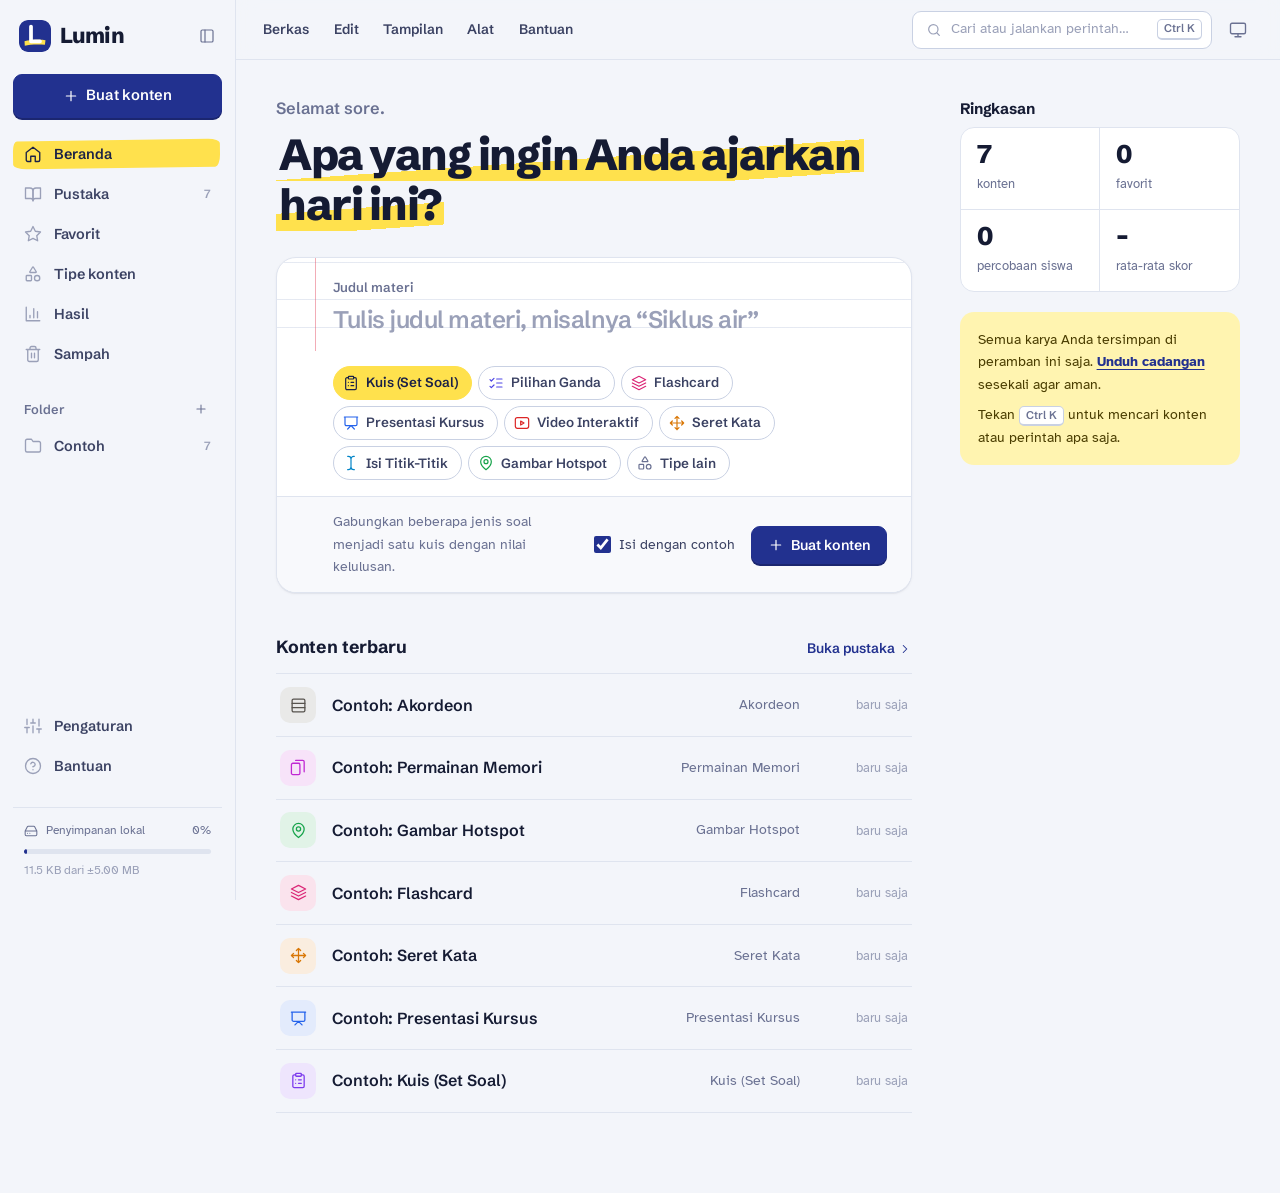
<file: app/lumin/index.html>
<!DOCTYPE html>
<html lang="id">
<head>
  <meta charset="utf-8">
  <meta name="viewport" content="width=device-width, initial-scale=1">
  <meta name="description" content="Lumin — buat kuis, flashcard, video interaktif, dan konten belajar H5P langsung di peramban. Semua tersimpan di perangkat Anda.">
  <meta name="theme-color" content="#22318F">
  <title>Lumin — Pembuat konten belajar interaktif</title>
  <link rel="icon" href="assets/icon.svg" type="image/svg+xml">
  <link rel="preconnect" href="https://fonts.googleapis.com">
  <link rel="preconnect" href="https://fonts.gstatic.com" crossorigin>
  <link rel="stylesheet" href="https://fonts.googleapis.com/css2?family=Atkinson+Hyperlegible:ital,wght@0,400;0,700;1,400&family=Schibsted+Grotesk:wght@500;600;700;800&display=swap">
  <link rel="stylesheet" href="css/app.css">
</head>
<body>
  <a class="skip-link" href="#main">Lewati ke konten utama</a>
  <div class="app">
    <aside class="sidebar" id="sidebar" aria-label="Navigasi utama"></aside>
    <div class="scrim" id="scrim"></div>
    <div class="shell">
      <header class="topbar" id="topbar"></header>
      <main id="main" class="main" tabindex="-1"></main>
    </div>
  </div>
  <div id="toasts" class="toasts" aria-live="polite"></div>
  <div id="modal-root"></div>
  <input type="file" id="import-input" accept=".h5p,.json,.zip,application/json" multiple hidden>

  <script src="js/icons.js"></script>
  <script src="js/player.js"></script>
  <script src="js/types.js"></script>
  <script src="js/storage.js"></script>
  <script src="js/zip.js"></script>
  <script src="js/editor.js"></script>
  <script src="js/exporter.js"></script>
  <script src="js/app.js"></script>
</body>
</html>
</file>
<file: app/lumin/css/app.css>
/* =========================================================================
 * LUMIN — sistem desain "tinta & stabilo"
 * Tinta pulpen biru di atas kertas buku tulis bergaris; sapuan stabilo
 * kuning hanya untuk menandai posisi aktif / pilihan.
 * ========================================================================= */
:root {
  --ink: #22318f;              /* tinta pulpen — aksi utama */
  --ink-deep: #182470;
  --ink-soft: color-mix(in srgb, var(--ink) 8%, transparent);
  --hl: #ffe14d;               /* stabilo kuning */
  --hl-soft: #fff4b0;
  --on-hl: #1b2147;
  --paper: #f3f5fa;            /* latar aplikasi: kertas dingin */
  --sheet: #ffffff;            /* permukaan */
  --sheet-2: #f8f9fc;
  --hover: #edf0f7;
  --rule: #dfe4ef;             /* garis buku tulis */
  --rule-strong: #c9d1e3;
  --margin: #e2475d;           /* garis margin merah — destruktif */
  --text: #151b33;
  --text-2: #3b4263;
  --muted: #6a7192;
  --faint: #9aa0b8;
  --ok: #1f8a5b;
  --warn: #b7791f;
  --accent: var(--ink);        /* alias untuk komponen lama */
  --shadow: 0 1px 0 rgba(21, 27, 51, .04), 0 1px 3px rgba(21, 27, 51, .05);
  --shadow-pop: 0 18px 50px -12px rgba(21, 27, 51, .28), 0 2px 6px rgba(21, 27, 51, .06);
  --r-xs: 6px;
  --r-sm: 9px;
  --r: 14px;
  --r-lg: 20px;
  --topbar-h: 60px;
  --sidebar-w: 236px;
  --f-display: "Schibsted Grotesk", ui-sans-serif, system-ui, sans-serif;
  --f-text: "Atkinson Hyperlegible", ui-sans-serif, system-ui, -apple-system, "Segoe UI", sans-serif;
  --ruled: repeating-linear-gradient(to bottom, transparent 0 27px, color-mix(in srgb, var(--rule) 80%, transparent) 27px 28px);
  color-scheme: light;
}
@media (prefers-color-scheme: dark) {
  :root:not([data-theme="light"]) {
    --paper: #0f1430; --sheet: #161c3d; --sheet-2: #1b2247; --hover: #222a55; --rule: #2a3363; --rule-strong: #3a4580;
    --text: #eef0fa; --text-2: #c9cde6; --muted: #959cc2; --faint: #6c739c; --ink-soft: rgba(156, 172, 255, .12);
    --shadow: 0 1px 0 rgba(0, 0, 0, .25); --shadow-pop: 0 24px 60px -12px rgba(0, 0, 0, .6); color-scheme: dark;
  }
}
:root[data-theme="dark"] {
  --paper: #0f1430; --sheet: #161c3d; --sheet-2: #1b2247; --hover: #222a55; --rule: #2a3363; --rule-strong: #3a4580;
  --text: #eef0fa; --text-2: #c9cde6; --muted: #959cc2; --faint: #6c739c; --ink-soft: rgba(156, 172, 255, .12);
  --shadow: 0 1px 0 rgba(0, 0, 0, .25); --shadow-pop: 0 24px 60px -12px rgba(0, 0, 0, .6); color-scheme: dark;
}

*, *::before, *::after { box-sizing: border-box; }
html, body { height: 100%; }
body { margin: 0; background: var(--paper); color: var(--text); font: 15px/1.6 var(--f-text); -webkit-font-smoothing: antialiased; text-rendering: optimizeLegibility; }
a { color: inherit; text-decoration: none; }
h1, h2, h3 { margin: 0; font-family: var(--f-display); line-height: 1.15; color: var(--text); }
h1 { font-size: 2rem; font-weight: 700; letter-spacing: -.025em; }
h2 { font-size: 1.1rem; font-weight: 700; letter-spacing: -.01em; }
h3 { font-size: 1rem; font-weight: 600; }
p { margin: 0; }
code { font: .85em ui-monospace, SFMono-Regular, Menlo, monospace; background: var(--sheet-2); border: 1px solid var(--rule); padding: .05em .35em; border-radius: 5px; }
hr { border: none; border-top: 1px solid var(--rule); margin: 1.25rem 0; }
[hidden] { display: none !important; }
::selection { background: var(--hl); color: var(--on-hl); }
:focus-visible { outline: 2.5px solid var(--ink); outline-offset: 2px; border-radius: 6px; }
:root[data-theme="dark"] :focus-visible { outline-color: var(--hl); }
.skip-link { position: absolute; left: -999px; top: 8px; z-index: 999; background: var(--ink); color: #fff; padding: .5rem 1rem; border-radius: 8px; }
.skip-link:focus { left: 8px; }
.i { display: inline-flex; flex: none; line-height: 0; }
.muted { color: var(--muted); }
.faint { color: var(--faint); }
.small { font-size: .82rem; }
.row { display: flex; align-items: center; gap: .5rem; }
.wrap { flex-wrap: wrap; }
.spacer { flex: 1; }
.stack { display: flex; flex-direction: column; gap: .9rem; }

/* sapuan stabilo — tanda "di sini / dipilih" */
.swipe { position: relative; isolation: isolate; }
.swipe::before { content: ""; position: absolute; z-index: -1; left: -4px; right: -6px; top: 18%; bottom: 14%; background: var(--hl); border-radius: 3px 10px 4px 12px / 8px 4px 10px 4px; transform: rotate(-1.2deg) skewX(-6deg); }

/* ================================================================ tombol */
.btn { display: inline-flex; align-items: center; justify-content: center; gap: .45rem; height: 38px; padding: 0 1rem; border-radius: var(--r-sm); border: 1px solid var(--rule-strong); background: var(--sheet); color: var(--text); font: 600 .88rem/1 var(--f-display); cursor: pointer; white-space: nowrap; transition: background .12s, border-color .12s, transform .06s, box-shadow .12s; }
.btn:hover { background: var(--hover); }
.btn:active { transform: translateY(1px); }
.btn.primary { background: var(--ink); border-color: var(--ink); color: #fff; box-shadow: 0 2px 0 var(--ink-deep); }
.btn.primary:hover { background: var(--ink-deep); }
.btn.primary:active { box-shadow: none; transform: translateY(2px); }
.btn.ghost { background: transparent; border-color: transparent; color: var(--text-2); }
.btn.ghost:hover { background: var(--hover); color: var(--text); }
.btn.soft { background: var(--ink-soft); border-color: transparent; color: var(--ink); }
.btn.danger { color: var(--margin); }
.btn.danger:hover { background: color-mix(in srgb, var(--margin) 8%, transparent); border-color: color-mix(in srgb, var(--margin) 40%, transparent); }
.btn.danger-solid { background: var(--margin); border-color: var(--margin); color: #fff; box-shadow: 0 2px 0 #b0293d; }
.btn.sm { height: 32px; padding: 0 .7rem; font-size: .8rem; gap: .35rem; }
.btn.lg { height: 46px; padding: 0 1.3rem; font-size: .95rem; }
.btn.block { width: 100%; }
.btn:disabled { opacity: .45; pointer-events: none; }
:root[data-theme="dark"] .btn.primary { background: #4a5cd9; border-color: #4a5cd9; box-shadow: 0 2px 0 #2f3ea8; }
.icon-btn { display: inline-grid; place-items: center; width: 36px; height: 36px; border-radius: var(--r-sm); border: none; background: transparent; color: var(--muted); cursor: pointer; transition: background .12s, color .12s; flex: none; }
.icon-btn:hover { background: var(--hover); color: var(--text); }
.icon-btn.sm { width: 30px; height: 30px; border-radius: 8px; }
.icon-btn.on { background: var(--hl); color: var(--on-hl); }
.icon-btn.danger:hover { color: var(--margin); background: color-mix(in srgb, var(--margin) 9%, transparent); }
.icon-btn:disabled { opacity: .3; pointer-events: none; }
.kbd, kbd { display: inline-flex; align-items: center; font: 600 .7rem/1 var(--f-display); color: var(--muted); background: var(--sheet); border: 1px solid var(--rule-strong); border-bottom-width: 2px; border-radius: 5px; padding: 3px 6px; }
.badge { display: inline-flex; align-items: center; height: 20px; padding: 0 .45rem; border-radius: 99px; background: var(--sheet-2); border: 1px solid var(--rule); color: var(--muted); font: 600 .72rem/1 var(--f-display); }
.badge.accent { background: var(--ink-soft); color: var(--ink); border-color: transparent; }
.badge.warn { background: var(--hl-soft); color: #7a5a00; border-color: transparent; }
.pill { display: inline-flex; align-items: center; gap: .35rem; height: 30px; padding: 0 .8rem; border-radius: 99px; border: 1px solid var(--rule-strong); background: var(--sheet); color: var(--text-2); font: 600 .8rem/1 var(--f-display); cursor: pointer; white-space: nowrap; transition: background .12s, border-color .12s; }
.pill:hover { border-color: var(--muted); }
.pill.on { background: var(--hl); border-color: var(--hl); color: var(--on-hl); }

/* segmented */
.seg { display: inline-flex; padding: 3px; gap: 2px; border-radius: 11px; background: var(--sheet-2); border: 1px solid var(--rule); }
.seg button { display: inline-flex; align-items: center; gap: .4rem; height: 30px; padding: 0 .7rem; border: none; border-radius: 8px; background: transparent; color: var(--muted); font: 600 .8rem/1 var(--f-display); cursor: pointer; }
.seg button:hover { color: var(--text); }
.seg button.on { background: var(--hl); color: var(--on-hl); }
.seg.icons button { padding: 0 .55rem; }

/* ================================================================ input */
.input, select.input, textarea.input { width: 100%; height: 40px; padding: 0 .8rem; border-radius: var(--r-sm); border: 1px solid var(--rule-strong); background: var(--sheet); color: var(--text); font: 400 .92rem/1.4 var(--f-text); transition: border-color .12s, box-shadow .12s; }
textarea.input { height: auto; padding: .65rem .8rem; resize: vertical; min-height: 70px; line-height: 1.6; }
select.input { appearance: none; padding-right: 2.2rem; background-image: url("data:image/svg+xml,%3Csvg xmlns='http://www.w3.org/2000/svg' width='16' height='16' viewBox='0 0 24 24' fill='none' stroke='%236a7192' stroke-width='2' stroke-linecap='round' stroke-linejoin='round'%3E%3Cpath d='m6 9 6 6 6-6'/%3E%3C/svg%3E"); background-repeat: no-repeat; background-position: right .7rem center; cursor: pointer; }
.input:hover { border-color: var(--muted); }
.input:focus { outline: none; border-color: var(--ink); box-shadow: 0 0 0 3px var(--ink-soft); }
.input::placeholder { color: var(--faint); }
.input.narrow { max-width: 140px; }
.search-field { position: relative; display: flex; align-items: center; }
.search-field .i { position: absolute; left: .75rem; color: var(--faint); pointer-events: none; }
.search-field .input { padding-left: 2.3rem; }
input.switch { appearance: none; width: 38px; height: 22px; border-radius: 99px; background: var(--rule-strong); position: relative; cursor: pointer; flex: none; margin: 0; transition: background .15s; }
input.switch::after { content: ""; position: absolute; top: 3px; left: 3px; width: 16px; height: 16px; border-radius: 50%; background: #fff; transition: transform .18s cubic-bezier(.3, .7, .4, 1); box-shadow: 0 1px 2px rgba(0, 0, 0, .25); }
input.switch:checked { background: var(--ink); }
input.switch:checked::after { transform: translateX(16px); }
input[type=checkbox].check { width: 17px; height: 17px; accent-color: var(--ink); cursor: pointer; margin: 0; }
input[type=color] { -webkit-appearance: none; appearance: none; width: 32px; height: 32px; padding: 0; border: 1px solid var(--rule-strong); border-radius: 50%; background: none; cursor: pointer; }
input[type=color]::-webkit-color-swatch-wrapper { padding: 3px; }
input[type=color]::-webkit-color-swatch { border: none; border-radius: 50%; }

/* ================================================================ layout */
.app { display: flex; min-height: 100vh; }
.sidebar { width: var(--sidebar-w); flex: none; position: sticky; top: 0; height: 100vh; display: flex; flex-direction: column; gap: 1.1rem; padding: 1rem .8rem 1rem; background: var(--paper); border-right: 1px solid var(--rule); overflow-y: auto; z-index: 40; }
.brand-row { display: flex; align-items: center; justify-content: space-between; min-height: 40px; }
.brand { display: flex; align-items: center; gap: .55rem; padding: 0 .4rem; font: 800 1.35rem/1 var(--f-display); letter-spacing: -.04em; color: var(--text); }
.brand img { border-radius: 9px; }
.btn-create { height: 44px; font-size: .92rem; }
.nav { display: flex; flex-direction: column; gap: 2px; }
.nav-label { display: flex; align-items: center; justify-content: space-between; padding: .2rem .4rem .2rem .7rem; font: 600 .8rem/1 var(--f-display); color: var(--muted); }
.nav a { position: relative; isolation: isolate; display: flex; align-items: center; gap: .75rem; height: 38px; padding: 0 .7rem; border-radius: var(--r-sm); color: var(--text-2); font: 600 .9rem/1 var(--f-display); }
.nav a .i { color: var(--faint); transition: color .12s; }
.nav a:hover { color: var(--text); background: var(--hover); }
.nav a:hover .i { color: var(--text-2); }
.nav a.active { color: var(--on-hl); background: transparent; }
.nav a.active .i { color: var(--on-hl); }
.nav a.active::before { content: ""; position: absolute; z-index: -1; inset: 5px 2px 5px 0; background: var(--hl); border-radius: 4px 12px 5px 14px / 10px 5px 12px 5px; transform: rotate(-.8deg); }
.nav a .count { margin-left: auto; font: 600 .74rem/1 var(--f-display); color: var(--faint); }
.nav a.active .count { color: var(--on-hl); opacity: .7; }
.nav a span.lbl { overflow: hidden; text-overflow: ellipsis; white-space: nowrap; }
.sb-foot { margin-top: .25rem; padding: .85rem .7rem .2rem; border-top: 1px solid var(--rule); font-size: .78rem; color: var(--muted); }
.meter { height: 5px; border-radius: 99px; background: var(--rule); overflow: hidden; margin: .5rem 0 .4rem; }
.meter > i { display: block; height: 100%; background: var(--ink); border-radius: 99px; }
.meter.warn > i { background: var(--warn); }
.meter.full > i { background: var(--margin); }
body.sb-collapsed .sidebar { width: 76px; padding-left: .65rem; padding-right: .65rem; }
body.sb-collapsed .sidebar .lbl, body.sb-collapsed .sidebar .count, body.sb-collapsed .nav-label, body.sb-collapsed .sb-foot, body.sb-collapsed .brand span, body.sb-collapsed .btn-create span, body.sb-collapsed .sb-folders { display: none; }
body.sb-collapsed .nav a { justify-content: center; padding: 0; }
body.sb-collapsed .brand-row { flex-direction: column; gap: .5rem; }
body.sb-collapsed .btn-create { padding: 0; }
.scrim { display: none; }
.shell { flex: 1; min-width: 0; display: flex; flex-direction: column; }
.topbar { position: sticky; top: 0; z-index: 30; height: var(--topbar-h); display: flex; align-items: center; gap: .5rem; padding: 0 1.5rem 0 1rem; background: color-mix(in srgb, var(--paper) 86%, transparent); backdrop-filter: blur(10px); -webkit-backdrop-filter: blur(10px); border-bottom: 1px solid var(--rule); }
.cmd-trigger { display: flex; align-items: center; gap: .6rem; height: 38px; min-width: 300px; padding: 0 .55rem 0 .8rem; border-radius: var(--r-sm); border: 1px solid var(--rule-strong); background: var(--sheet); color: var(--faint); font: 400 .88rem/1 var(--f-text); cursor: pointer; }
.cmd-trigger:hover { border-color: var(--muted); color: var(--muted); }
.cmd-trigger .kbd { margin-left: auto; }
.cmd-text { overflow: hidden; text-overflow: ellipsis; white-space: nowrap; }
.main { flex: 1; width: 100%; max-width: 1200px; margin: 0 auto; padding: 2.5rem 2.5rem 5rem; outline: none; }
.main.full { max-width: none; padding: 0; }
.only-mobile { display: none !important; }

/* menubar */
.menubar { display: flex; gap: 2px; }
.menu { position: relative; }
.menu > button { height: 34px; padding: 0 .7rem; border: none; border-radius: 8px; background: transparent; color: var(--text-2); font: 600 .86rem/1 var(--f-display); cursor: pointer; }
.menu > button:hover, .menu.open > button { background: var(--hover); color: var(--text); }
.menu-pop { position: absolute; top: calc(100% + 6px); left: 0; min-width: 260px; padding: 6px; background: var(--sheet); border: 1px solid var(--rule); border-radius: var(--r); box-shadow: var(--shadow-pop); display: none; z-index: 60; animation: drop .13s ease-out; }
.menu.open > .menu-pop { display: block; }
.menu-item { display: flex; align-items: center; gap: .65rem; width: 100%; height: 34px; padding: 0 .6rem; border: none; border-radius: 8px; background: transparent; color: var(--text-2); font: 400 .9rem/1 var(--f-text); text-align: left; cursor: pointer; position: relative; white-space: nowrap; }
.menu-item .i { color: var(--faint); }
.menu-item:hover:not(:disabled), .menu-item:focus-visible { background: var(--hover); color: var(--text); outline: none; }
.menu-item:hover .i { color: var(--text-2); }
.menu-item:disabled { opacity: .4; cursor: default; }
.menu-item .hint { margin-left: auto; padding-left: 1.5rem; color: var(--faint); font: 600 .74rem/1 var(--f-display); }
.menu-item.danger, .menu-item.danger .i { color: var(--margin); }
.menu-item .tick { width: 16px; display: inline-flex; justify-content: center; color: var(--ink); }
.menu-item.has-sub > .menu-pop { left: calc(100% + 4px); top: -7px; }
.menu-item.has-sub:not(:disabled):hover > .menu-pop, .menu-item.has-sub:not(:disabled):focus-within > .menu-pop { display: block; }
.menu-sep { height: 1px; background: var(--rule); margin: 5px 4px; }
.ctx-menu.flip .menu-item.has-sub > .menu-pop { left: auto; right: calc(100% + 4px); }

/* ================================================================ halaman */
.page-head { display: flex; align-items: flex-end; gap: 1rem; flex-wrap: wrap; margin-bottom: 2rem; }
.page-head .sub { color: var(--muted); margin-top: .45rem; font-size: .98rem; max-width: 60ch; }
.page-head .sub:empty { display: none; }
.page-head .actions { margin-left: auto; display: flex; gap: .5rem; flex-wrap: wrap; }
.section { margin-top: 2.75rem; }
.section-head { display: flex; align-items: baseline; gap: .6rem; margin-bottom: 1rem; }
.section-head a.link { margin-left: auto; font: 600 .86rem/1 var(--f-display); color: var(--ink); display: inline-flex; align-items: center; gap: .2rem; }
.section-head a.link:hover { text-decoration: underline; text-underline-offset: 3px; }
.card { background: var(--sheet); border: 1px solid var(--rule); border-radius: var(--r); box-shadow: var(--shadow); }
.card.pad { padding: 1.5rem; }
.grid { display: grid; gap: 1rem; }
.empty { display: flex; flex-direction: column; align-items: center; text-align: center; gap: .6rem; padding: 3.5rem 1.5rem; color: var(--muted); }
.empty .empty-ico { width: 56px; height: 56px; display: grid; place-items: center; border-radius: 16px; background: var(--hl-soft); color: var(--on-hl); margin-bottom: .3rem; }
.empty h3 { font-size: 1.1rem; }
.empty p { max-width: 42ch; }
.empty .btn { margin-top: .5rem; }

/* ================================================================ beranda */
.home { display: grid; grid-template-columns: minmax(0, 1fr) 280px; gap: 2.5rem 3rem; align-items: start; }
.home-main { min-width: 0; }
.greet h1 { font-size: clamp(2rem, 3.4vw, 2.75rem); font-weight: 800; letter-spacing: -.035em; }
.greet .sub { font-size: 1.1rem; color: var(--muted); margin-top: .5rem; }
.composer { margin-top: 1.75rem; background: var(--sheet); border: 1px solid var(--rule); border-radius: var(--r-lg); box-shadow: var(--shadow); overflow: hidden; }
.comp-write { display: block; cursor: text; position: relative; padding: 1.4rem 1.5rem .6rem 3.5rem; background-image: var(--ruled); background-position: 0 14px; }
.comp-write::before { content: ""; position: absolute; left: 2.35rem; top: 0; bottom: 0; width: 1.5px; background: color-mix(in srgb, var(--margin) 45%, transparent); }
.comp-write input { width: 100%; border: none; outline: none; background: transparent; color: var(--text); font: 700 1.5rem/1.2 var(--f-display); letter-spacing: -.02em; padding: .1rem 0 .4rem; }
.comp-write input::placeholder { color: var(--faint); font-weight: 600; }
.comp-label { display: block; font: 600 .82rem/1 var(--f-display); color: var(--muted); margin-bottom: .7rem; }
.comp-types { display: flex; flex-wrap: wrap; gap: .4rem; padding: .9rem 1.5rem 1rem 3.5rem; }
.comp-chip { display: inline-flex; align-items: center; gap: .45rem; height: 34px; padding: 0 .8rem 0 .55rem; border-radius: 99px; border: 1px solid var(--rule-strong); background: var(--sheet); color: var(--text-2); font: 600 .84rem/1 var(--f-display); cursor: pointer; transition: border-color .12s, background .12s; }
.comp-chip .i { color: var(--hue); }
.comp-chip:hover { border-color: var(--muted); }
.comp-chip[aria-pressed="true"] { background: var(--hl); border-color: var(--hl); color: var(--on-hl); }
.comp-chip[aria-pressed="true"] .i { color: var(--on-hl); }
.comp-foot { display: flex; align-items: center; gap: 1rem; padding: .85rem 1.5rem .85rem 3.5rem; border-top: 1px solid var(--rule); background: var(--sheet-2); flex-wrap: wrap; }
.comp-foot label { display: inline-flex; align-items: center; gap: .5rem; font-size: .9rem; color: var(--text-2); cursor: pointer; }
.comp-foot .desc { font-size: .88rem; color: var(--muted); flex: 1; min-width: 200px; }
.recent { margin-top: 2.75rem; }
.r-list { border-top: 1px solid var(--rule); }
.r-row { display: grid; grid-template-columns: auto minmax(0, 1fr) auto auto; gap: 1rem; align-items: center; padding: .8rem .25rem; border-bottom: 1px solid var(--rule); cursor: pointer; }
.r-row:hover .r-title { color: var(--ink); }
.r-row:hover { background: linear-gradient(to right, var(--sheet), transparent); }
.r-title { font: 600 1rem/1.3 var(--f-display); overflow: hidden; text-overflow: ellipsis; white-space: nowrap; }
.r-type { font-size: .86rem; color: var(--muted); white-space: nowrap; }
.r-time { font-size: .84rem; color: var(--faint); white-space: nowrap; min-width: 92px; text-align: right; }
.aside { position: sticky; top: calc(var(--topbar-h) + 2rem); display: flex; flex-direction: column; gap: 1.25rem; }
.aside h2 { font-size: .95rem; margin-bottom: .6rem; }
.figs { display: grid; grid-template-columns: 1fr 1fr; border: 1px solid var(--rule); border-radius: var(--r); background: var(--sheet); overflow: hidden; }
.fig { padding: .9rem 1rem; border-right: 1px solid var(--rule); border-bottom: 1px solid var(--rule); }
.fig:nth-child(2n) { border-right: none; }
.fig:nth-last-child(-n + 2) { border-bottom: none; }
.fig b { display: block; font: 800 1.6rem/1 var(--f-display); letter-spacing: -.03em; }
.fig span { display: block; font-size: .82rem; color: var(--muted); margin-top: .35rem; }
.note { padding: 1rem 1.1rem; border-radius: var(--r); background: var(--hl-soft); color: #4a3d00; font-size: .9rem; line-height: 1.55; }
.note a { color: var(--ink); font-weight: 700; text-decoration: underline; text-underline-offset: 3px; }
:root[data-theme="dark"] .note { background: rgba(255, 225, 77, .12); color: #f3e7a9; }
:root[data-theme="dark"] .note a { color: var(--hl); }
.note p + p { margin-top: .5rem; }

/* lama (dipakai halaman lain) */
.stats { display: grid; grid-template-columns: repeat(4, 1fr); border: 1px solid var(--rule); border-radius: var(--r); background: var(--sheet); box-shadow: var(--shadow); overflow: hidden; margin-bottom: 1.5rem; }
.stat { padding: 1.2rem 1.35rem; border-left: 1px solid var(--rule); }
.stat:first-child { border-left: none; }
.stat .lbl { display: flex; align-items: center; gap: .4rem; font-size: .84rem; color: var(--muted); }
.stat .num { font: 800 1.8rem/1 var(--f-display); letter-spacing: -.03em; margin-top: .55rem; }

/* tile tipe */
.tile { display: grid; place-items: center; width: 36px; height: 36px; border-radius: 10px; background: color-mix(in srgb, var(--hue) 13%, var(--sheet)); color: var(--hue); flex: none; }
.tile.lg { width: 46px; height: 46px; border-radius: 13px; }
:root[data-theme="dark"] .tile { background: color-mix(in srgb, var(--hue) 26%, var(--sheet)); color: color-mix(in srgb, var(--hue) 45%, #fff); }

/* galeri tipe */
.type-grid { display: grid; grid-template-columns: repeat(auto-fill, minmax(260px, 1fr)); gap: .75rem; }
.type-card { display: flex; gap: .9rem; align-items: flex-start; padding: 1.05rem; border-radius: var(--r); border: 1px solid var(--rule); background: var(--sheet); text-align: left; font: inherit; color: inherit; cursor: pointer; transition: border-color .12s, box-shadow .12s, transform .12s; }
.type-card:hover, .type-card:focus-visible { border-color: var(--ink); box-shadow: 0 2px 0 var(--ink); transform: translateY(-1px); }
.type-card b { display: block; font: 700 .98rem/1.25 var(--f-display); margin-bottom: .25rem; }
.type-card p { font-size: .86rem; color: var(--muted); line-height: 1.45; }
.toolbar { display: flex; gap: .5rem; align-items: center; flex-wrap: wrap; margin-bottom: 1.4rem; }
.toolbar .search-field { flex: 1; min-width: 220px; }
.toolbar select.input { width: auto; min-width: 160px; }
.chips { display: flex; gap: .4rem; flex-wrap: wrap; }
.cat-head { display: flex; align-items: center; gap: .6rem; margin: 2.25rem 0 .9rem; font: 700 1.1rem/1 var(--f-display); color: var(--text); }
.cat-head:first-child { margin-top: 0; }

/* ================================================================ pustaka */
.lib-grid { display: grid; grid-template-columns: repeat(auto-fill, minmax(236px, 1fr)); gap: 1.1rem; }
.c-card { position: relative; display: flex; flex-direction: column; border-radius: var(--r); border: 1px solid var(--rule); background: var(--sheet); overflow: hidden; transition: border-color .15s, box-shadow .15s, transform .15s; }
.c-card:hover { border-color: var(--rule-strong); box-shadow: var(--shadow-pop); transform: translateY(-2px); }
.c-card.selected { border-color: var(--ink); box-shadow: 0 0 0 2px var(--ink); }
.c-thumb { position: relative; aspect-ratio: 16 / 10; display: grid; place-items: center; background-color: color-mix(in srgb, var(--hue) 7%, var(--sheet)); background-image: var(--ruled); color: var(--hue); cursor: pointer; overflow: hidden; border-bottom: 1px solid var(--rule); }
.c-thumb::before { content: ""; position: absolute; left: 22px; top: 0; bottom: 0; width: 1.5px; background: color-mix(in srgb, var(--margin) 35%, transparent); }
.c-thumb > .i { position: relative; padding: 14px; border-radius: 16px; background: var(--sheet); box-shadow: 0 1px 0 var(--rule), 0 6px 18px -6px color-mix(in srgb, var(--hue) 40%, transparent); }
.c-thumb img { position: absolute; inset: 0; width: 100%; height: 100%; object-fit: cover; }
.c-thumb .play-hover { position: absolute; inset: 0; display: grid; place-items: center; background: transparent; opacity: 0; transition: opacity .15s; }
.c-thumb .play-hover .i { position: absolute; right: .7rem; bottom: .7rem; width: 42px; height: 42px; display: grid; place-items: center; border-radius: 50%; background: var(--hl); color: var(--on-hl); padding-left: 3px; box-shadow: 0 4px 12px rgba(21, 27, 51, .25); }
.c-card:hover .play-hover { opacity: 1; }
:root[data-theme="dark"] .c-thumb { background-color: color-mix(in srgb, var(--hue) 14%, var(--sheet)); }
:root[data-theme="dark"] .c-thumb > .i { color: color-mix(in srgb, var(--hue) 45%, #fff); }
.c-body { display: flex; flex-direction: column; gap: .4rem; padding: .85rem 2.6rem .95rem 1rem; }
.c-title { font: 700 .98rem/1.3 var(--f-display); letter-spacing: -.01em; overflow: hidden; text-overflow: ellipsis; display: -webkit-box; -webkit-line-clamp: 2; -webkit-box-orient: vertical; cursor: pointer; }
.c-title:hover { color: var(--ink); }
.c-meta { display: flex; align-items: center; justify-content: space-between; gap: .5rem; font-size: .82rem; color: var(--muted); }
.c-meta .dot { display: none; }
.c-meta span:last-child { color: var(--faint); }
.c-top { position: absolute; top: .6rem; left: .6rem; right: .6rem; display: flex; justify-content: space-between; align-items: center; z-index: 2; pointer-events: none; }
.c-top > * { pointer-events: auto; }
.c-check { opacity: 0; transition: opacity .12s; width: 18px; height: 18px; accent-color: var(--ink); cursor: pointer; }
.c-card:hover .c-check, .c-check:checked, .lib-grid.selecting .c-check, .c-check:focus-visible { opacity: 1; }
.c-fav { width: 32px; height: 32px; border-radius: 9px; display: grid; place-items: center; border: none; cursor: pointer; background: var(--sheet); color: var(--muted); opacity: 0; transition: opacity .12s; box-shadow: 0 1px 2px rgba(0, 0, 0, .12); }
.c-card:hover .c-fav, .c-fav.on, .c-fav:focus-visible { opacity: 1; }
.c-fav.on { background: var(--hl); color: var(--on-hl); }
.c-fav.on svg { fill: currentColor; }
.c-more { position: absolute; right: .5rem; bottom: .65rem; }
.list-view { border-radius: var(--r); border: 1px solid var(--rule); background: var(--sheet); box-shadow: var(--shadow); overflow: hidden; }
.l-row { display: grid; grid-template-columns: 28px minmax(0, 1fr) 180px 120px 40px; align-items: center; gap: 1rem; padding: .7rem 1.1rem; border-top: 1px solid var(--rule); }
.l-row:first-child { border-top: none; }
.l-row.head { font: 600 .8rem/1 var(--f-display); color: var(--muted); background: var(--sheet-2); padding-top: .7rem; padding-bottom: .7rem; }
.l-row:not(.head):hover { background: var(--hover); }
.l-title { display: flex; align-items: center; gap: .8rem; min-width: 0; cursor: pointer; }
.l-title .tile { width: 34px; height: 34px; border-radius: 9px; }
.l-title b { font: 700 .95rem/1.3 var(--f-display); display: block; overflow: hidden; text-overflow: ellipsis; white-space: nowrap; }
.l-title small { display: block; color: var(--muted); font-size: .8rem; }
.bulkbar { position: fixed; left: 50%; bottom: 1.5rem; transform: translateX(-50%); display: flex; align-items: center; gap: .3rem; padding: .45rem .5rem .45rem 1.1rem; border-radius: 16px; background: var(--ink-deep); color: #fff; box-shadow: var(--shadow-pop); z-index: 50; animation: rise-c .2s ease-out; }
.bulkbar .btn { background: transparent; border-color: transparent; color: #dfe4ff; box-shadow: none; }
.bulkbar .btn:hover { background: rgba(255, 255, 255, .12); }
.bulkbar .btn.danger { color: #ffb3bf; }
.bulkbar b { font: 700 .88rem/1 var(--f-display); margin-right: .5rem; color: var(--hl); }
.bulkbar .sep { width: 1px; height: 20px; background: rgba(255, 255, 255, .18); margin: 0 .2rem; }

/* ================================================================ editor */
.editor { display: flex; flex-direction: column; height: calc(100vh - var(--topbar-h)); }
.ed-head { display: flex; align-items: center; gap: .5rem; height: 64px; padding: 0 1.1rem; background: var(--sheet); border-bottom: 1px solid var(--rule); flex: none; }
.ed-title { flex: 1; min-width: 220px; max-width: 440px; height: 40px; padding: 0 .6rem; border: 1px solid transparent; border-radius: var(--r-sm); background: transparent; color: var(--text); font: 700 1.12rem/1 var(--f-display); letter-spacing: -.015em; }
.ed-title:hover { background: var(--hover); }
.ed-title:focus { outline: none; background: var(--sheet); border-color: var(--ink); box-shadow: 0 0 0 3px var(--ink-soft); }
.ed-status { display: inline-flex; align-items: center; gap: .4rem; font-size: .8rem; color: var(--muted); white-space: nowrap; }
.ed-status::before { content: ""; width: 7px; height: 7px; border-radius: 50%; background: var(--ok); }
.ed-status.dirty::before { background: var(--warn); }
.ed-vsep { width: 1px; height: 24px; background: var(--rule); margin: 0 .3rem; }
.ed-body { flex: 1; display: grid; grid-template-columns: minmax(400px, 1fr) minmax(380px, 1.05fr); min-height: 0; }
.ed-body.v-form { grid-template-columns: 1fr; }
.ed-body.v-form .ed-preview { display: none; }
.ed-body.v-form .ed-form-inner { max-width: 780px; margin: 0 auto; }
.ed-body.v-preview { grid-template-columns: 1fr; }
.ed-body.v-preview .ed-form { display: none; }
.ed-form { overflow-y: auto; background: var(--sheet); border-right: 1px solid var(--rule); }
.ed-form-inner { padding: 0 1.75rem 5rem; }
.ed-tabs { position: sticky; top: 0; z-index: 5; display: flex; gap: 1.5rem; padding: 0 1.75rem; background: var(--sheet); border-bottom: 1px solid var(--rule); }
.ed-tabs button { position: relative; isolation: isolate; display: inline-flex; align-items: center; gap: .45rem; height: 50px; padding: 0 .1rem; border: none; background: transparent; color: var(--muted); font: 600 .9rem/1 var(--f-display); cursor: pointer; }
.ed-tabs button:hover { color: var(--text); }
.ed-tabs button.on { color: var(--on-hl); }
.ed-tabs button.on::before { content: ""; position: absolute; z-index: -1; left: -6px; right: -6px; top: 13px; bottom: 13px; background: var(--hl); border-radius: 4px 10px 4px 12px / 8px 4px 10px 4px; transform: rotate(-1.2deg); }
:root[data-theme="dark"] .ed-tabs button.on { color: var(--on-hl); }
.ed-pane { padding-top: 1.75rem; }
.ed-intro { display: flex; gap: .9rem; align-items: center; padding-bottom: 1.4rem; margin-bottom: 1.4rem; border-bottom: 1px dashed var(--rule-strong); }
.ed-intro b { font: 700 1rem/1.2 var(--f-display); }
.ed-intro p { font-size: .88rem; color: var(--muted); margin-top: .15rem; }
.ed-preview { display: flex; flex-direction: column; min-height: 0; background: var(--paper); }
.ed-preview-bar { display: flex; align-items: center; gap: .5rem; height: 50px; padding: 0 1.1rem; border-bottom: 1px solid var(--rule); background: var(--sheet); font: 600 .84rem/1 var(--f-display); color: var(--muted); flex: none; }
.ed-preview-bar .live { display: inline-flex; align-items: center; gap: .45rem; }
.ed-preview-bar .live::before { content: ""; width: 8px; height: 8px; border-radius: 50%; background: var(--ok); box-shadow: 0 0 0 3px color-mix(in srgb, var(--ok) 22%, transparent); }
.ed-preview-scroll { flex: 1; overflow: auto; padding: 2.25rem 1.75rem; background-image: var(--ruled); }
.paper { color-scheme: light; background: #fff; color: #151b33; border-radius: var(--r-lg); border: 1px solid #e3e7f1; box-shadow: 0 1px 0 #e3e7f1, 0 20px 40px -24px rgba(21, 27, 51, .25); padding: 2.25rem; margin: 0 auto; max-width: 860px; transition: max-width .25s ease; }
.paper.w-tablet { max-width: 720px; }
.paper.w-mobile { max-width: 380px; padding: 1.25rem; }
.issues { list-style: none; margin: 0; padding: 0; display: flex; flex-direction: column; gap: .45rem; }
.issues li { display: flex; gap: .65rem; align-items: flex-start; padding: .75rem .9rem; border-radius: var(--r-sm); background: var(--hl-soft); color: #4a3d00; font-size: .9rem; }
.issues li .i { color: #8a6a00; margin-top: 2px; }
:root[data-theme="dark"] .issues li { background: rgba(255, 225, 77, .12); color: #f3e7a9; }
.ok-box { display: flex; gap: .7rem; align-items: center; padding: 1rem 1.1rem; border-radius: var(--r-sm); background: color-mix(in srgb, var(--ok) 10%, transparent); color: var(--ok); font-weight: 700; }
.kv { display: grid; grid-template-columns: 150px 1fr; gap: .55rem 1rem; font-size: .9rem; }
.kv dt { color: var(--muted); }
.kv dd { margin: 0; }

/* formulir */
.fe-fields { display: flex; flex-direction: column; gap: 1.3rem; }
.fe-row { display: flex; flex-direction: column; gap: .45rem; }
.fe-inline { flex-direction: row; align-items: center; gap: .75rem; padding: .1rem 0; flex-wrap: wrap; }
.fe-inline .fe-label { font-family: var(--f-text); font-weight: 400; color: var(--text-2); cursor: pointer; font-size: .92rem; }
.fe-inline .fe-help { flex-basis: 100%; }
.fe-label { font: 700 .88rem/1.2 var(--f-display); color: var(--text); }
.fe-req { color: var(--margin); }
.fe-help { font-size: .82rem; color: var(--muted); line-height: 1.55; }
.fe-group { margin-top: 1.75rem; border-top: 1px dashed var(--rule-strong); }
.fe-group > summary { display: flex; align-items: center; justify-content: space-between; list-style: none; cursor: pointer; padding: 1.1rem 0 .3rem; font: 700 .92rem/1 var(--f-display); color: var(--text); }
.fe-group > summary::-webkit-details-marker { display: none; }
.fe-group > summary::after { content: ""; width: 16px; height: 16px; background: currentColor; opacity: .5; -webkit-mask: url("data:image/svg+xml,%3Csvg xmlns='http://www.w3.org/2000/svg' viewBox='0 0 24 24' fill='none' stroke='black' stroke-width='2' stroke-linecap='round' stroke-linejoin='round'%3E%3Cpath d='m6 9 6 6 6-6'/%3E%3C/svg%3E") center / contain no-repeat; mask: url("data:image/svg+xml,%3Csvg xmlns='http://www.w3.org/2000/svg' viewBox='0 0 24 24' fill='none' stroke='black' stroke-width='2' stroke-linecap='round' stroke-linejoin='round'%3E%3Cpath d='m6 9 6 6 6-6'/%3E%3C/svg%3E") center / contain no-repeat; transition: transform .15s; }
.fe-group[open] > summary::after { transform: rotate(180deg); }
.fe-group-body { display: flex; flex-direction: column; gap: 1.1rem; padding: .85rem 0 .25rem; }
.fe-list-head { display: flex; align-items: center; gap: .5rem; }
.fe-items { display: flex; flex-direction: column; gap: .5rem; }
.fe-item { border: 1px solid var(--rule); border-radius: var(--r); background: var(--sheet); transition: border-color .12s, box-shadow .12s; }
.fe-item:hover { border-color: var(--rule-strong); }
.fe-item.open { border-color: var(--rule-strong); box-shadow: var(--shadow); }
.fe-item-head { display: flex; align-items: center; gap: .1rem; padding-right: .35rem; }
.fe-item-toggle { flex: 1; min-width: 0; display: flex; align-items: center; gap: .6rem; height: 46px; padding: 0 .8rem; border: none; background: transparent; color: var(--text); font: 600 .9rem/1 var(--f-display); cursor: pointer; text-align: left; }
.fe-item-num { display: grid; place-items: center; width: 24px; height: 24px; border-radius: 7px; background: var(--sheet-2); border: 1px solid var(--rule); color: var(--muted); font: 700 .74rem/1 var(--f-display); flex: none; }
.fe-item-num.ok { background: var(--hl); border-color: var(--hl); color: var(--on-hl); }
.fe-item-title { overflow: hidden; text-overflow: ellipsis; white-space: nowrap; }
.fe-item-title.empty { color: var(--faint); font-weight: 500; }
.fe-item-toggle .caret { margin-left: auto; color: var(--faint); transition: transform .15s; }
.fe-item.open > .fe-item-head .caret { transform: rotate(180deg); }
.fe-item-tools { display: flex; opacity: 0; transition: opacity .12s; }
.fe-item:hover .fe-item-tools, .fe-item:focus-within .fe-item-tools { opacity: 1; }
.fe-item-body { display: none; padding: .25rem 1.1rem 1.2rem; border-top: 1px solid var(--rule); }
.fe-item.open > .fe-item-body { display: block; padding-top: 1.1rem; }
.fe-item-body > .btn { margin-bottom: 1rem; }
.fe-item .fe-item { background: var(--sheet-2); box-shadow: none; }
.fe-add { justify-content: flex-start; color: var(--muted); border-style: dashed; background: transparent; box-shadow: none; }
.fe-add:hover { color: var(--ink); border-color: var(--ink); background: var(--ink-soft); }
.fe-color { display: flex; align-items: center; gap: .6rem; }
.fe-color-val { font: .8rem ui-monospace, monospace; color: var(--muted); }
.fe-drop { display: flex; flex-direction: column; align-items: center; gap: .4rem; padding: 1.5rem 1rem; border: 1.5px dashed var(--rule-strong); border-radius: var(--r); text-align: center; cursor: pointer; font-size: .9rem; color: var(--text-2); background: var(--sheet-2); transition: border-color .12s, background .12s; }
.fe-drop:hover, .fe-drop.over { border-color: var(--ink); background: var(--ink-soft); }
.fe-drop .i { color: var(--faint); }
.fe-drop b { color: var(--ink); }
.fe-media { display: flex; flex-direction: column; gap: .55rem; }
.fe-media-has { display: flex; gap: .9rem; align-items: center; padding: .6rem; border: 1px solid var(--rule); border-radius: var(--r); background: var(--sheet-2); }
.fe-thumb { width: 104px; height: 66px; object-fit: cover; border-radius: 9px; background: var(--rule); flex: none; }
.fe-media-info { display: flex; flex-direction: column; gap: .5rem; min-width: 0; flex: 1; }
.fe-media-info .muted { overflow: hidden; text-overflow: ellipsis; white-space: nowrap; }
.fe-url { display: flex; gap: .5rem; }
.fe-url .input { flex: 1; min-width: 0; }
.rt { border: 1px solid var(--rule-strong); border-radius: var(--r-sm); background: var(--sheet); transition: border-color .12s, box-shadow .12s; }
.rt:hover { border-color: var(--muted); }
.rt:focus-within { border-color: var(--ink); box-shadow: 0 0 0 3px var(--ink-soft); }
.rt-toolbar { display: flex; flex-wrap: wrap; align-items: center; gap: 1px; padding: 4px; border-bottom: 1px solid var(--rule); background: var(--sheet-2); border-radius: var(--r-sm) var(--r-sm) 0 0; }
.rt-btn { display: inline-grid; place-items: center; min-width: 30px; height: 30px; padding: 0 5px; border: none; border-radius: 6px; background: transparent; color: var(--muted); cursor: pointer; font: 700 .8rem/1 var(--f-display); }
.rt-btn:hover { background: var(--hover); color: var(--text); }
.rt-sep { width: 1px; height: 16px; background: var(--rule); margin: 0 4px; }
.rt-area { min-height: 100px; max-height: 380px; overflow-y: auto; padding: .7rem .85rem; outline: none; font-size: .95rem; line-height: 1.65; }
.rt-area.tall { min-height: 260px; max-height: 640px; }
.rt-area > :first-child { margin-top: 0; }
.rt-area p { margin: 0 0 .5rem; }
.rt-area img { max-width: 100%; border-radius: 6px; }
.rt-area:empty::before { content: "Tulis di sini…"; color: var(--faint); }
.pick-stage { position: relative; display: inline-block; cursor: crosshair; max-width: 100%; }
.pick-stage img { display: block; max-width: 100%; max-height: 65vh; border-radius: 12px; }
.pick-dot { position: absolute; width: 24px; height: 24px; border-radius: 50%; background: var(--hl); border: 3px solid var(--ink); transform: translate(-50%, -50%); box-shadow: 0 2px 8px rgba(0, 0, 0, .35); pointer-events: none; }
.pick-dot.other { background: #fff; border-color: #9aa0b8; width: 14px; height: 14px; border-width: 2px; }
.form-grid { display: grid; grid-template-columns: 1fr 1fr; gap: 1.2rem; }
.form-grid .full { grid-column: 1 / -1; }
.field { display: flex; flex-direction: column; gap: .45rem; }
.field > span { font: 700 .88rem/1.2 var(--f-display); }
.swatches { display: flex; gap: .5rem; flex-wrap: wrap; align-items: center; }
.swatch { width: 30px; height: 30px; border-radius: 50%; border: none; cursor: pointer; box-shadow: inset 0 0 0 1px rgba(0, 0, 0, .12); display: grid; place-items: center; color: #fff; }
.swatch.on { box-shadow: 0 0 0 2px var(--sheet), 0 0 0 4px var(--text); }

/* ================================================================ putar */
.play { max-width: 920px; margin: 0 auto; }
.play-head { display: flex; align-items: center; gap: .75rem; margin-bottom: 1.5rem; flex-wrap: wrap; }
.play-head h1 { font-size: 1.5rem; font-weight: 800; letter-spacing: -.025em; }
.play-head .crumb { font: 600 .84rem/1 var(--f-display); color: var(--muted); display: flex; align-items: center; gap: .45rem; margin-bottom: .4rem; }
.play-head .crumb .tile { width: 24px; height: 24px; border-radius: 7px; }
.play .paper { max-width: none; }
.data-table { width: 100%; border-collapse: collapse; font-size: .9rem; }
.data-table th { text-align: left; font: 600 .8rem/1 var(--f-display); color: var(--muted); padding: .75rem 1.1rem; background: var(--sheet-2); border-bottom: 1px solid var(--rule); }
.data-table td { padding: .75rem 1.1rem; border-bottom: 1px solid var(--rule); }
.data-table tr:last-child td { border-bottom: none; }
.data-table tbody tr:hover td { background: var(--hover); }
.data-table .link { font-family: var(--f-display); font-weight: 700; cursor: pointer; }
.data-table .link:hover { color: var(--ink); }
.table-wrap { overflow-x: auto; }
.card > .card-head { display: flex; align-items: center; gap: .6rem; padding: 1.1rem 1.35rem; border-bottom: 1px solid var(--rule); }
.score { font: 700 .92rem/1 var(--f-display); font-variant-numeric: tabular-nums; }
.score.good { color: var(--ok); }
.score.mid { color: var(--warn); }
.score:not(.good):not(.mid) { color: var(--margin); }
.bars { display: flex; flex-direction: column; gap: .85rem; padding: 1.35rem; }
.bar-row { display: grid; grid-template-columns: minmax(0, 240px) 1fr 52px; gap: 1rem; align-items: center; font-size: .9rem; }
.bar-row span { overflow: hidden; text-overflow: ellipsis; white-space: nowrap; }
.bar { height: 10px; border-radius: 99px; background: var(--sheet-2); border: 1px solid var(--rule); overflow: hidden; }
.bar i { display: block; height: 100%; border-radius: 99px; background: var(--ink); }

/* pengaturan */
.settings { display: grid; grid-template-columns: 200px minmax(0, 1fr); gap: 3rem; align-items: start; }
.set-nav { position: sticky; top: calc(var(--topbar-h) + 2.5rem); display: flex; flex-direction: column; gap: 2px; }
.set-nav a { display: flex; align-items: center; gap: .65rem; height: 36px; padding: 0 .7rem; border-radius: var(--r-sm); color: var(--muted); font: 600 .9rem/1 var(--f-display); }
.set-nav a:hover { background: var(--hover); color: var(--text); }
.set-group { scroll-margin-top: calc(var(--topbar-h) + 1.5rem); margin-bottom: 2.5rem; }
.set-group > h2 { margin-bottom: .3rem; }
.set-group > p { color: var(--muted); font-size: .9rem; margin-bottom: 1rem; }
.set-row { display: flex; align-items: center; justify-content: space-between; gap: 1.5rem; padding: 1rem 1.35rem; border-top: 1px solid var(--rule); }
.set-row:first-child { border-top: none; }
.set-row .t { font: 700 .94rem/1.3 var(--f-display); }
.set-row .d { color: var(--muted); font-size: .85rem; margin-top: .15rem; }
.set-row .input, .set-row select.input { width: 230px; }

/* bantuan */
.help-grid { grid-template-columns: minmax(0, 1.6fr) minmax(0, 1fr); align-items: start; }
.prose { font-size: 1rem; line-height: 1.7; color: var(--text-2); max-width: 68ch; }
.prose h3 { font-size: 1.12rem; margin: 2rem 0 .6rem; }
.prose h3:first-child { margin-top: 0; }
.prose ol, .prose ul { padding-left: 1.3rem; margin: 0; }
.prose li { margin: .35rem 0; }
.prose li::marker { color: var(--ink); font-weight: 700; }
.prose p { margin: .5rem 0; }
.kbd-list { display: grid; grid-template-columns: 1fr auto; gap: 0 1.5rem; font-size: .92rem; }
.kbd-list > * { padding: .55rem 0; border-bottom: 1px solid var(--rule); }
.kbd-list > :nth-last-child(-n + 2) { border-bottom: none; }
.kbd-list .keys { display: flex; gap: 3px; justify-content: flex-end; }

/* ================================================================ modal & palet */
.modal-back { position: fixed; inset: 0; z-index: 200; display: flex; align-items: center; justify-content: center; padding: 1rem; background: rgba(15, 20, 48, .45); animation: fade .15s; }
.modal-back.top { align-items: flex-start; padding-top: 12vh; }
.modal { display: flex; flex-direction: column; width: 100%; max-width: 470px; max-height: 86vh; background: var(--sheet); color: var(--text); border: 1px solid var(--rule); border-radius: var(--r-lg); box-shadow: var(--shadow-pop); animation: pop .2s cubic-bezier(.2, .9, .3, 1.15); overflow: hidden; }
.modal.wide { max-width: 900px; }
.modal.mid { max-width: 600px; }
.modal-head { display: flex; align-items: flex-start; gap: .8rem; padding: 1.4rem 1.4rem .3rem; }
.modal-head h3 { font: 800 1.25rem/1.2 var(--f-display); letter-spacing: -.02em; }
.modal-head .sub { color: var(--muted); font-size: .9rem; margin-top: .25rem; }
.modal-head .sub:empty { display: none; }
.modal-head .icon-btn { margin: -.3rem -.45rem 0 auto; }
.modal-body { padding: 1.1rem 1.4rem 1.3rem; overflow-y: auto; }
.modal-foot { display: flex; justify-content: flex-end; gap: .5rem; padding: .95rem 1.4rem; border-top: 1px solid var(--rule); background: var(--sheet-2); }
.modal-foot .left { margin-right: auto; }
.choice-list { display: flex; flex-direction: column; gap: .5rem; }
.choice { display: flex; align-items: flex-start; gap: .85rem; padding: .9rem 1rem; border: 1px solid var(--rule-strong); border-radius: var(--r); cursor: pointer; transition: border-color .12s, background .12s; }
.choice:hover { border-color: var(--muted); }
.choice:has(input:checked) { border-color: var(--ink); background: var(--hl-soft); box-shadow: inset 0 0 0 1px var(--ink); }
:root[data-theme="dark"] .choice:has(input:checked) { background: rgba(255, 225, 77, .1); }
.choice input { margin-top: 3px; accent-color: var(--ink); }
.choice b { font: 700 .94rem/1.25 var(--f-display); display: block; }
.choice small { color: var(--muted); font-size: .84rem; }
.choice .tile { width: 34px; height: 34px; border-radius: 9px; }
.choice-grid { display: grid; grid-template-columns: 1fr 1fr; gap: .5rem; }
.palette { max-width: 620px; }
.palette-input { display: flex; align-items: center; gap: .7rem; padding: 0 1.1rem; border-bottom: 1px solid var(--rule); }
.palette-input .i { color: var(--faint); }
.palette-input input { flex: 1; height: 58px; border: none; background: transparent; color: var(--text); font: 600 1.08rem/1 var(--f-display); outline: none; }
.palette-input input::placeholder { color: var(--faint); font-weight: 500; }
.palette-list { max-height: 420px; overflow-y: auto; padding: .45rem; }
.palette-group { font: 600 .78rem/1 var(--f-display); color: var(--muted); padding: .8rem .65rem .4rem; }
.palette-item { position: relative; isolation: isolate; display: flex; align-items: center; gap: .75rem; width: 100%; height: 44px; padding: 0 .65rem; border: none; border-radius: var(--r-sm); background: transparent; color: var(--text-2); font: 400 .95rem/1 var(--f-text); text-align: left; cursor: pointer; }
.palette-item .i { color: var(--faint); }
.palette-item .tile { width: 28px; height: 28px; border-radius: 8px; }
.palette-item .hint { margin-left: auto; font: 600 .76rem/1 var(--f-display); color: var(--faint); }
.palette-item.act { background: var(--hl-soft); color: var(--on-hl); }
:root[data-theme="dark"] .palette-item.act { background: rgba(255, 225, 77, .14); color: var(--text); }
.palette-foot { display: flex; gap: 1.1rem; padding: .6rem 1.1rem; border-top: 1px solid var(--rule); font-size: .8rem; color: var(--muted); background: var(--sheet-2); }
.palette-empty { padding: 2rem; text-align: center; color: var(--muted); }
.create-wrap { display: grid; gap: 1rem; }
.create-grid { display: grid; grid-template-columns: repeat(auto-fill, minmax(240px, 1fr)); gap: .5rem; max-height: 52vh; overflow-y: auto; padding: 2px; }
.create-grid .type-card { padding: .8rem; }
.create-grid .type-card .tile { width: 36px; height: 36px; }
.step-back { display: inline-flex; align-items: center; gap: .3rem; font: 600 .84rem/1 var(--f-display); color: var(--muted); background: none; border: none; cursor: pointer; padding: 0; margin-bottom: 1rem; }
.step-back:hover { color: var(--ink); }
.sel-type { display: flex; gap: .9rem; align-items: center; padding: 1rem; border-radius: var(--r); background: var(--sheet-2); border: 1px solid var(--rule); margin-bottom: 1.3rem; }
.sel-type b { font: 700 1rem/1.2 var(--f-display); }
.sel-type p { font-size: .86rem; color: var(--muted); margin-top: .15rem; }

/* toast */
.toasts { position: fixed; left: 50%; bottom: 1.5rem; transform: translateX(-50%); z-index: 300; display: flex; flex-direction: column; align-items: center; gap: .5rem; pointer-events: none; }
.toast { display: flex; align-items: center; gap: .6rem; padding: .65rem 1rem .65rem .8rem; border-radius: 12px; background: var(--ink-deep); color: #fff; font: 600 .88rem/1.3 var(--f-display); box-shadow: var(--shadow-pop); animation: rise .2s ease-out; max-width: 90vw; pointer-events: auto; }
.toast .i { color: #b9c2ff; }
.toast.ok .i { color: var(--hl); }
.toast.error { background: #8f1d2e; }
.toast.error .i { color: #ffc2cc; }
.toast.warn .i { color: var(--hl); }

@keyframes fade { from { opacity: 0; } }
@keyframes pop { from { opacity: 0; transform: scale(.97) translateY(6px); } }
@keyframes drop { from { opacity: 0; transform: translateY(-4px); } }
@keyframes rise { from { opacity: 0; transform: translateY(8px); } }
@keyframes rise-c { from { opacity: 0; transform: translate(-50%, 8px); } }
/* satu-satunya animasi otomatis: sapuan stabilo saat beranda dibuka */
@keyframes swipe-in { from { background-size: 0% 100%; } to { background-size: 100% 100%; } }
.greet .hello { font: 600 1.02rem/1 var(--f-display); color: var(--muted); margin-bottom: .8rem; }
.greet h1 { max-width: 22ch; }
.greet h1 .mark { background-image: linear-gradient(176deg, transparent 0 56%, var(--hl) 56% 90%, transparent 90%); background-repeat: no-repeat; background-size: 100% 100%; -webkit-box-decoration-break: clone; box-decoration-break: clone; padding: 0 .08em; animation: swipe-in .9s .2s cubic-bezier(.6, 0, .2, 1) both; }


/* ================================================================ responsif */
@media (max-width: 1180px) {
  .home { grid-template-columns: 1fr; }
  .aside { position: static; display: grid; grid-template-columns: 1fr 1fr; gap: 1.25rem; }
}
@media (max-width: 1080px) {
  .ed-body, .ed-body.v-form, .ed-body.v-preview { grid-template-columns: 1fr; }
  .ed-body .ed-preview { display: none; }
  .ed-body.v-preview .ed-preview { display: flex; }
  .ed-body.v-preview .ed-form { display: none; }
  .ed-body.v-split .ed-form { display: block; }
  .seg .opt-split { display: none; }
  .stats { grid-template-columns: repeat(2, 1fr); }
  .stat:nth-child(3) { border-left: none; }
  .stat:nth-child(n+3) { border-top: 1px solid var(--rule); }
  .settings { grid-template-columns: 1fr; gap: 1rem; }
  .set-nav { position: static; flex-direction: row; overflow-x: auto; }
  .menubar { display: none; }
  .help-grid { grid-template-columns: 1fr; }
}
@media (max-width: 760px) {
  .only-mobile { display: inline-grid !important; }
  .hide-mobile { display: none !important; }
  .sidebar { position: fixed; left: 0; top: 0; transform: translateX(-100%); transition: transform .22s ease; box-shadow: var(--shadow-pop); background: var(--sheet); }
  body.sb-open .sidebar { transform: none; }
  body.sb-open .scrim { display: block; position: fixed; inset: 0; background: rgba(15, 20, 48, .4); z-index: 35; }
  body.sb-collapsed .sidebar { width: var(--sidebar-w); }
  .main { padding: 1.5rem 1rem 5rem; }
  .cmd-trigger { min-width: 0; flex: 1; }
  .cmd-trigger .kbd { display: none; }
  .topbar { padding: 0 .75rem; }
  h1 { font-size: 1.6rem; }
  .comp-write { padding: 1.1rem 1rem .5rem 2.4rem; }
  .comp-write::before { left: 1.5rem; }
  .comp-write input { font-size: 1.25rem; }
  .comp-types, .comp-foot { padding-left: 1rem; padding-right: 1rem; }
  .r-row { grid-template-columns: auto minmax(0, 1fr) auto; }
  .r-type { display: none; }
  .aside { grid-template-columns: 1fr; }
  .form-grid, .choice-grid { grid-template-columns: 1fr; }
  .l-row { grid-template-columns: 24px minmax(0, 1fr) 36px; }
  .l-row > :nth-child(3), .l-row > :nth-child(4) { display: none; }
  .ed-head { flex-wrap: wrap; height: auto; padding: .5rem .75rem .6rem; row-gap: .4rem; }
  .ed-head > * { order: 2; }
  .ed-head > a.icon-btn:first-child { order: 0; }
  .ed-title { order: 1; flex: 1 1 calc(100% - 50px); max-width: none; }
  .ed-form-inner, .ed-tabs { padding-left: 1rem; padding-right: 1rem; }
  .ed-preview-scroll { padding: 1rem .5rem; }
  .paper { padding: 1.25rem; }
  .bar-row { grid-template-columns: 110px 1fr 44px; }
  .set-row { flex-direction: column; align-items: stretch; gap: .6rem; }
  .set-row .input, .set-row select.input { width: 100%; }
  .bulkbar { left: .75rem; right: .75rem; transform: none; overflow-x: auto; animation-name: rise; }
}
@media print {
  .sidebar, .topbar, .play-head, .attempts, .toasts { display: none !important; }
  .main { padding: 0; max-width: none; }
  body { background: #fff; }
  .paper { box-shadow: none; border: none; padding: 0; }
}
@media (prefers-reduced-motion: reduce) {
  *, *::before, *::after { animation-duration: .01ms !important; animation-delay: 0s !important; transition-duration: .01ms !important; }
}
/* tautan dan sorotan di mode gelap */
:root[data-theme="dark"] .section-head a.link, :root[data-theme="dark"] .step-back:hover, :root[data-theme="dark"] .c-title:hover, :root[data-theme="dark"] .r-row:hover .r-title, :root[data-theme="dark"] .data-table .link:hover, :root[data-theme="dark"] .fe-drop b { color: var(--hl); }
:root[data-theme="dark"] .greet h1 .mark { background-image: linear-gradient(176deg, transparent 0 74%, var(--hl) 74% 92%, transparent 92%); }
@media (prefers-color-scheme: dark) {
  :root:not([data-theme="light"]) .section-head a.link, :root:not([data-theme="light"]) .c-title:hover, :root:not([data-theme="light"]) .r-row:hover .r-title, :root:not([data-theme="light"]) .fe-drop b { color: var(--hl); }
  :root:not([data-theme="light"]) .greet h1 .mark { background-image: linear-gradient(176deg, transparent 0 74%, var(--hl) 74% 92%, transparent 92%); }
  :root:not([data-theme="light"]) .btn.primary { background: #4a5cd9; border-color: #4a5cd9; box-shadow: 0 2px 0 #2f3ea8; }
  :root:not([data-theme="light"]) .tile { background: color-mix(in srgb, var(--hue) 26%, var(--sheet)); color: color-mix(in srgb, var(--hue) 45%, #fff); }
  :root:not([data-theme="light"]) .note { background: rgba(255, 225, 77, .12); color: #f3e7a9; }
  :root:not([data-theme="light"]) .note a { color: var(--hl); }
}
</file>
